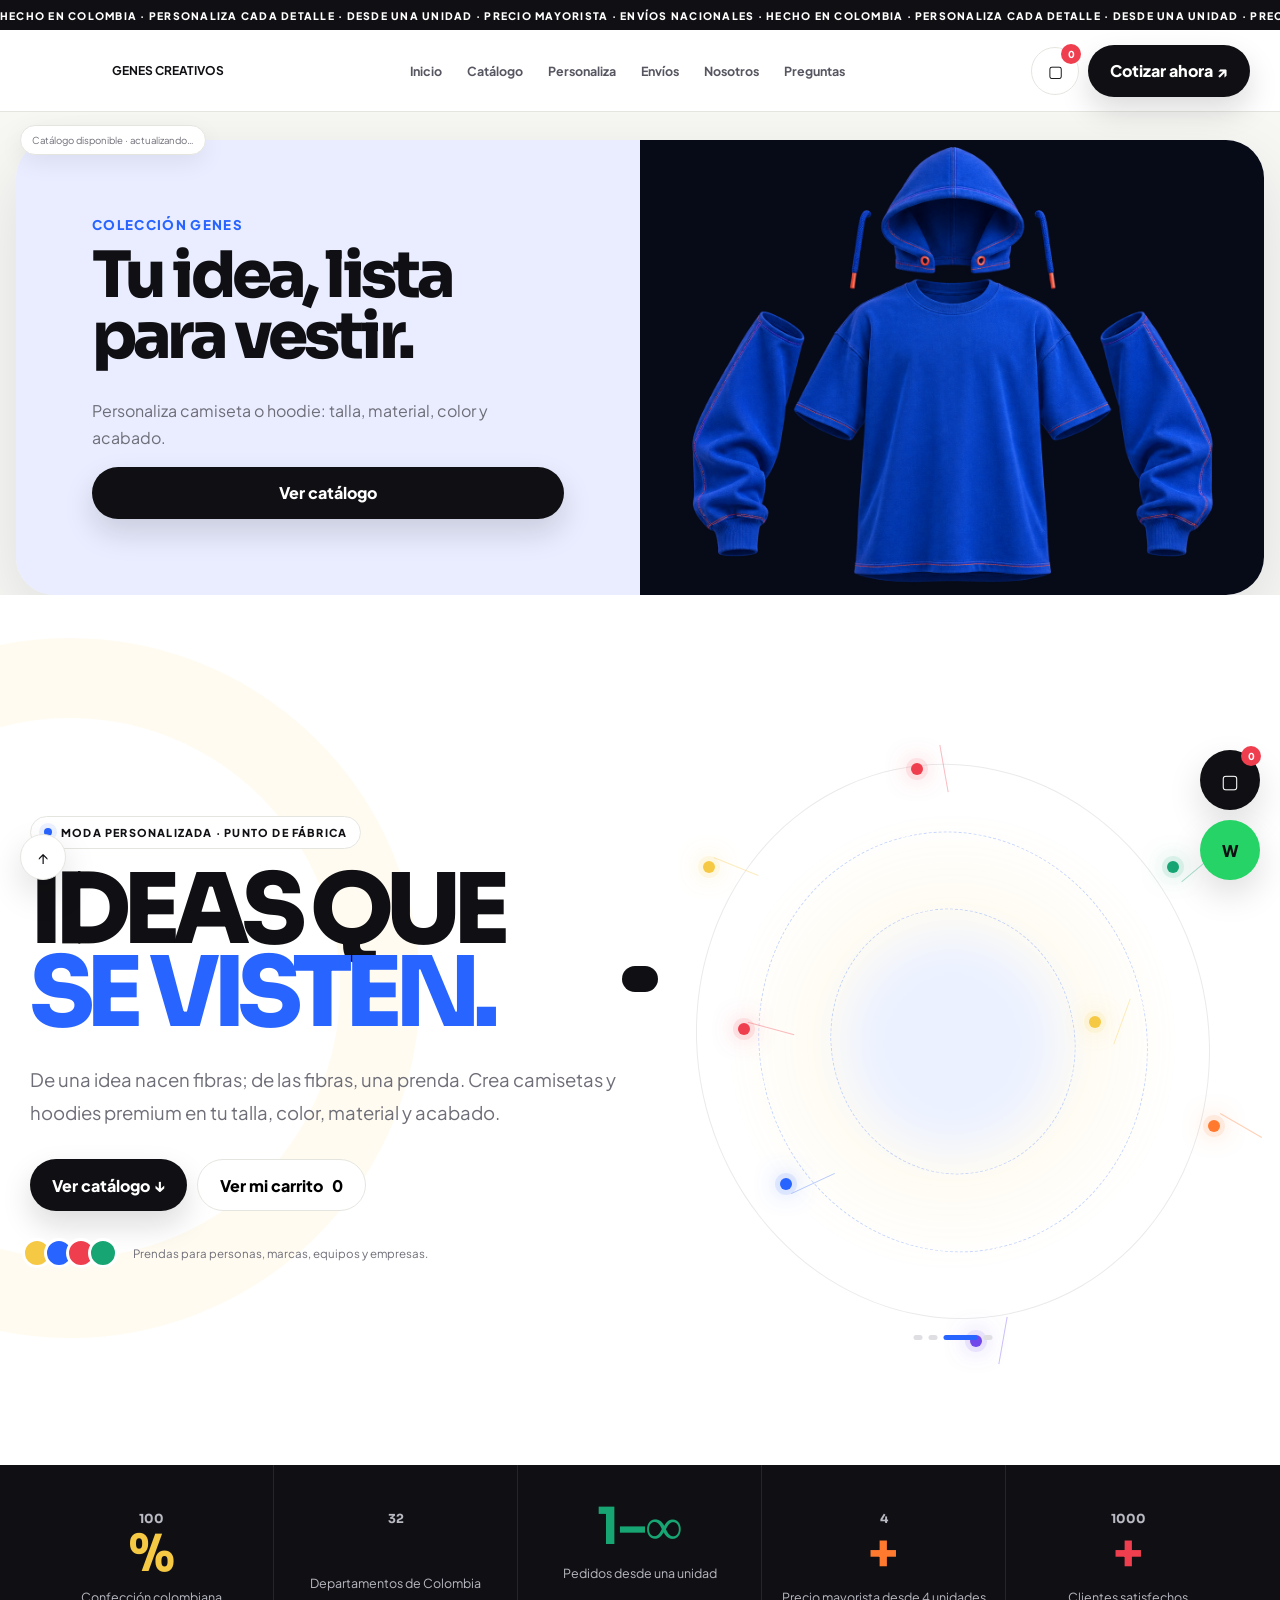
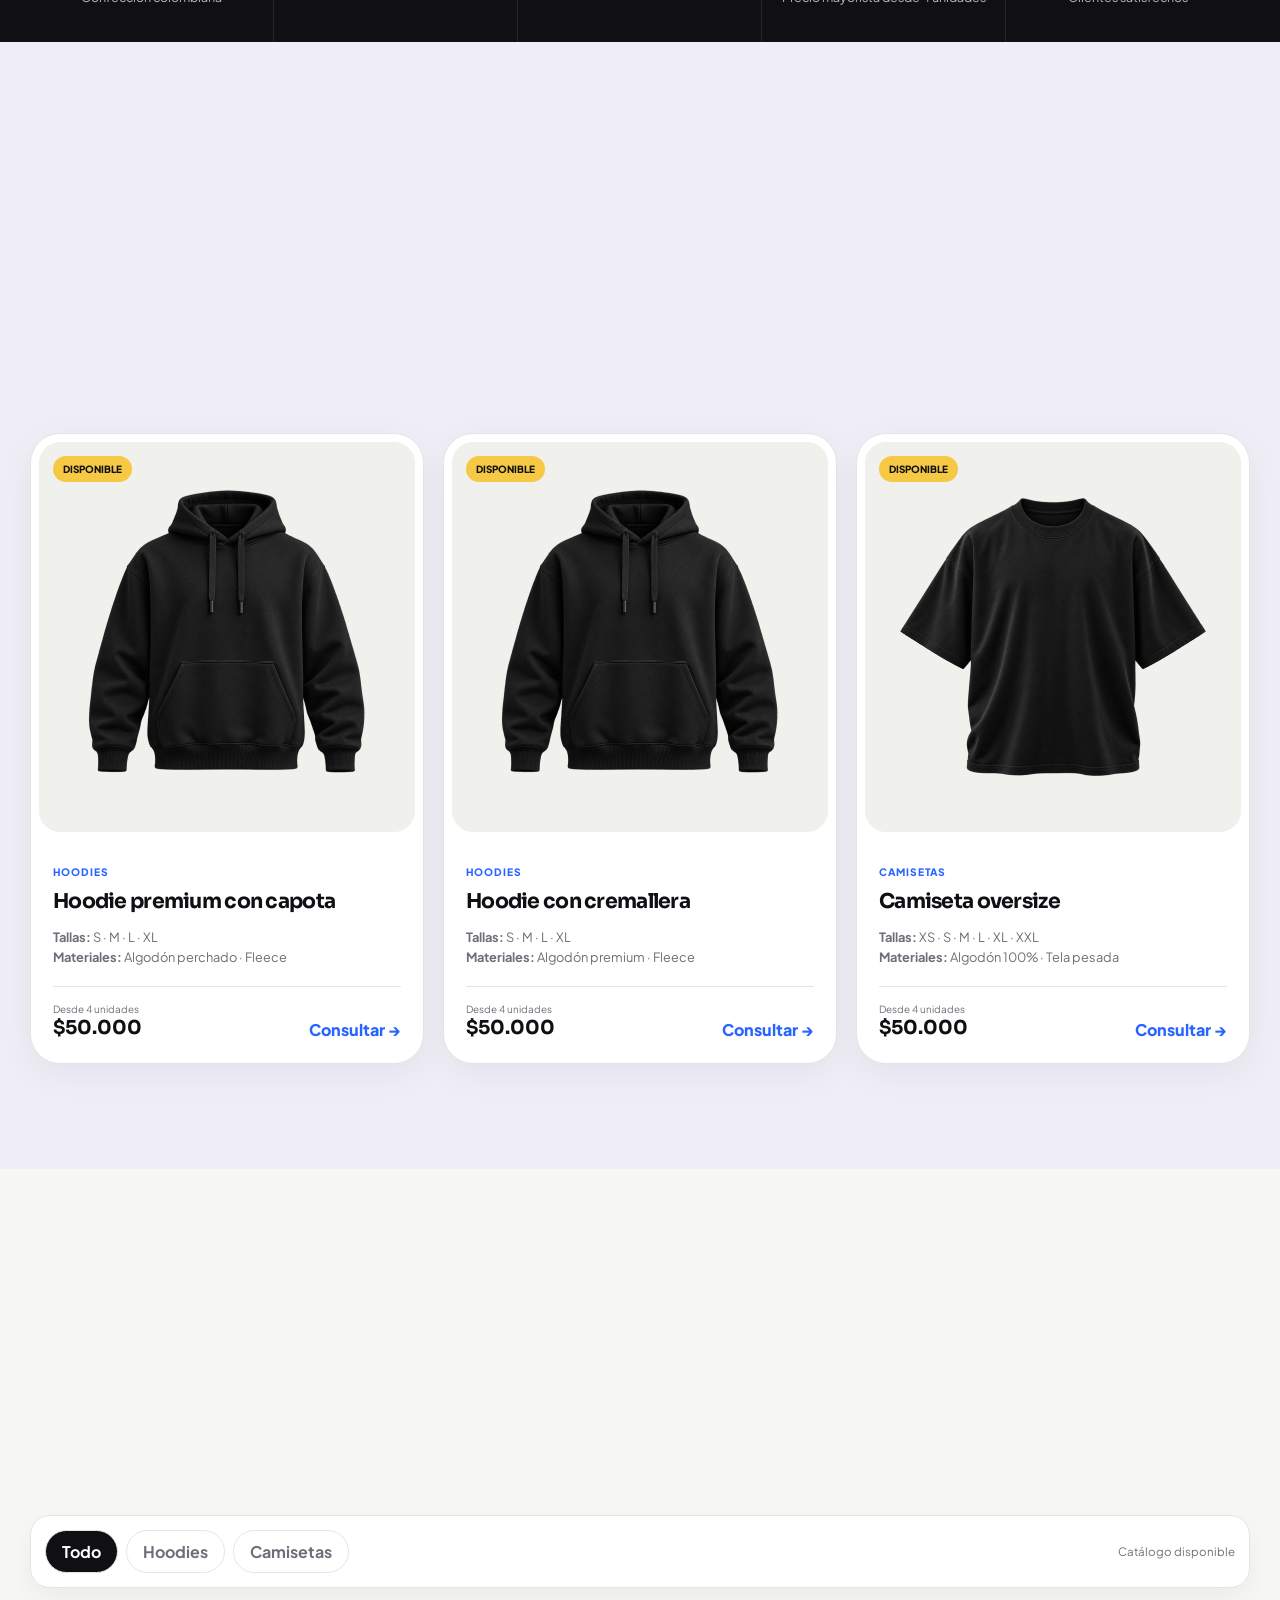
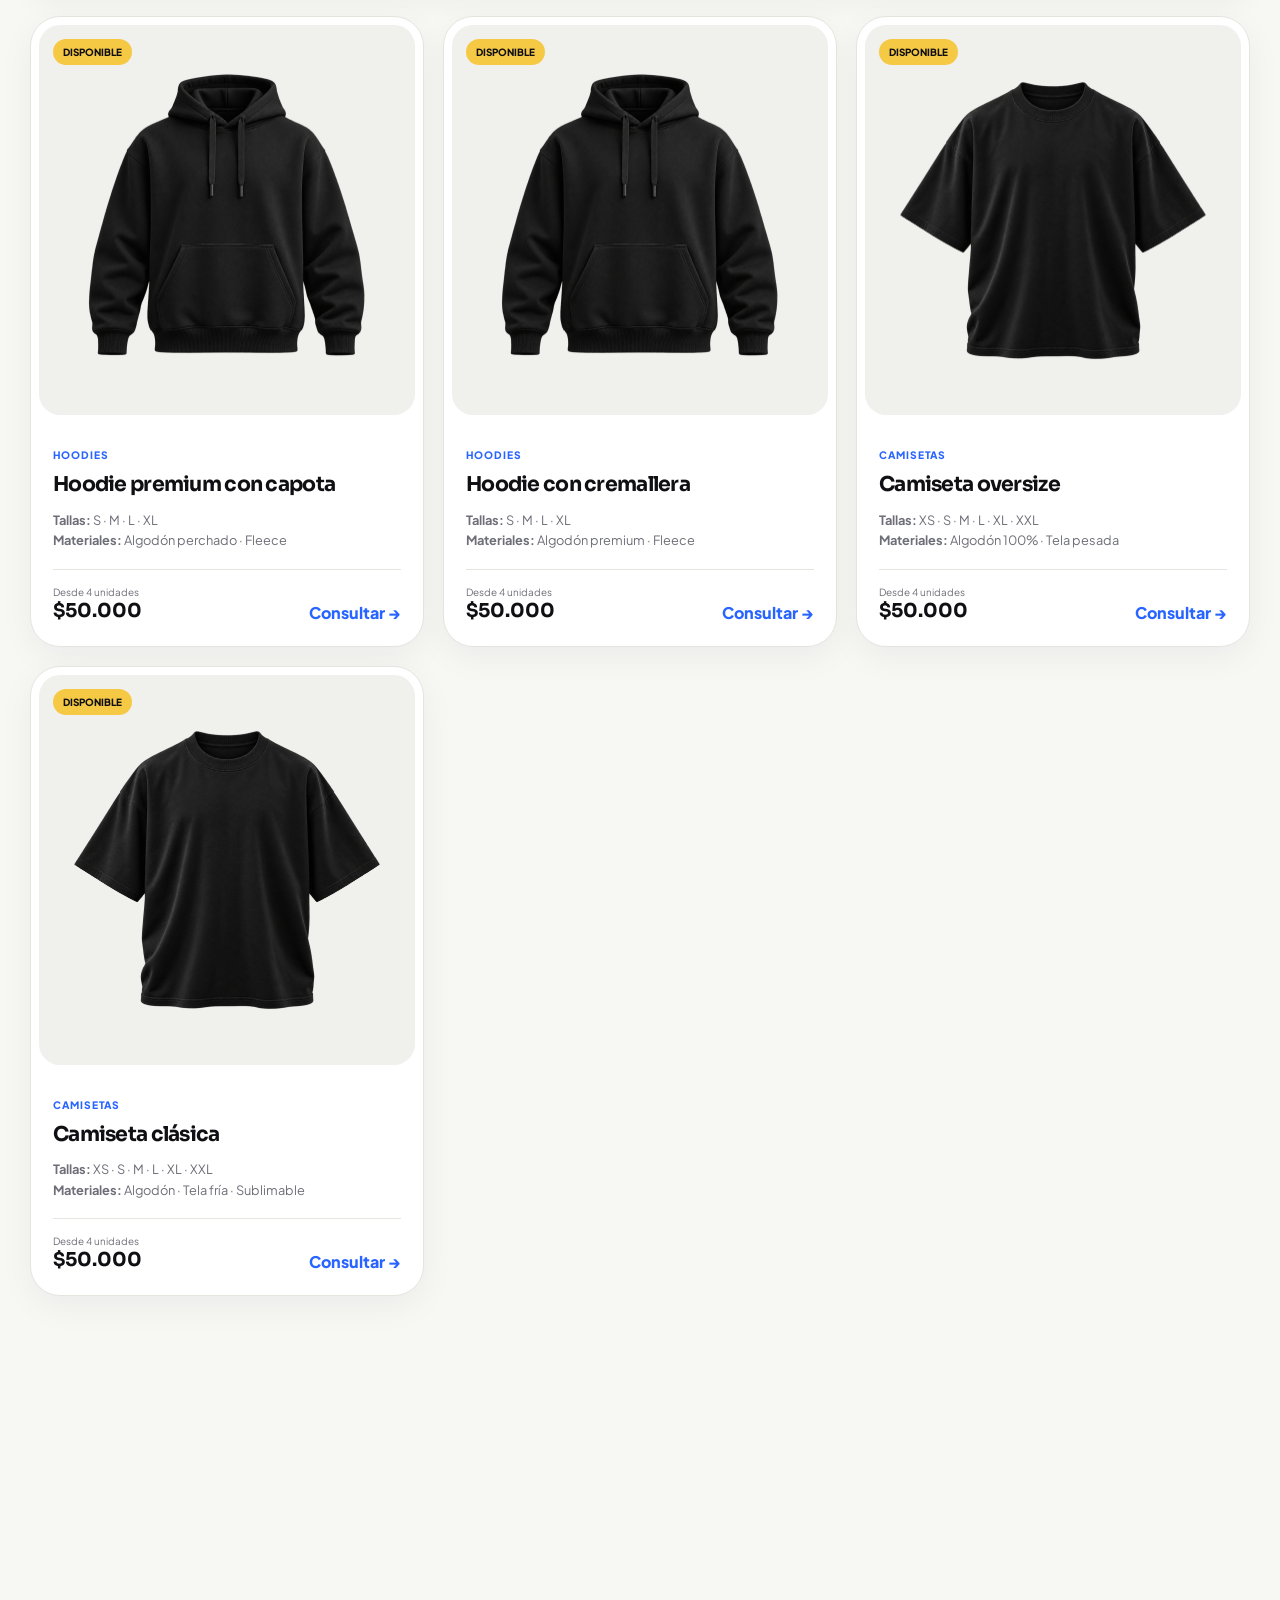
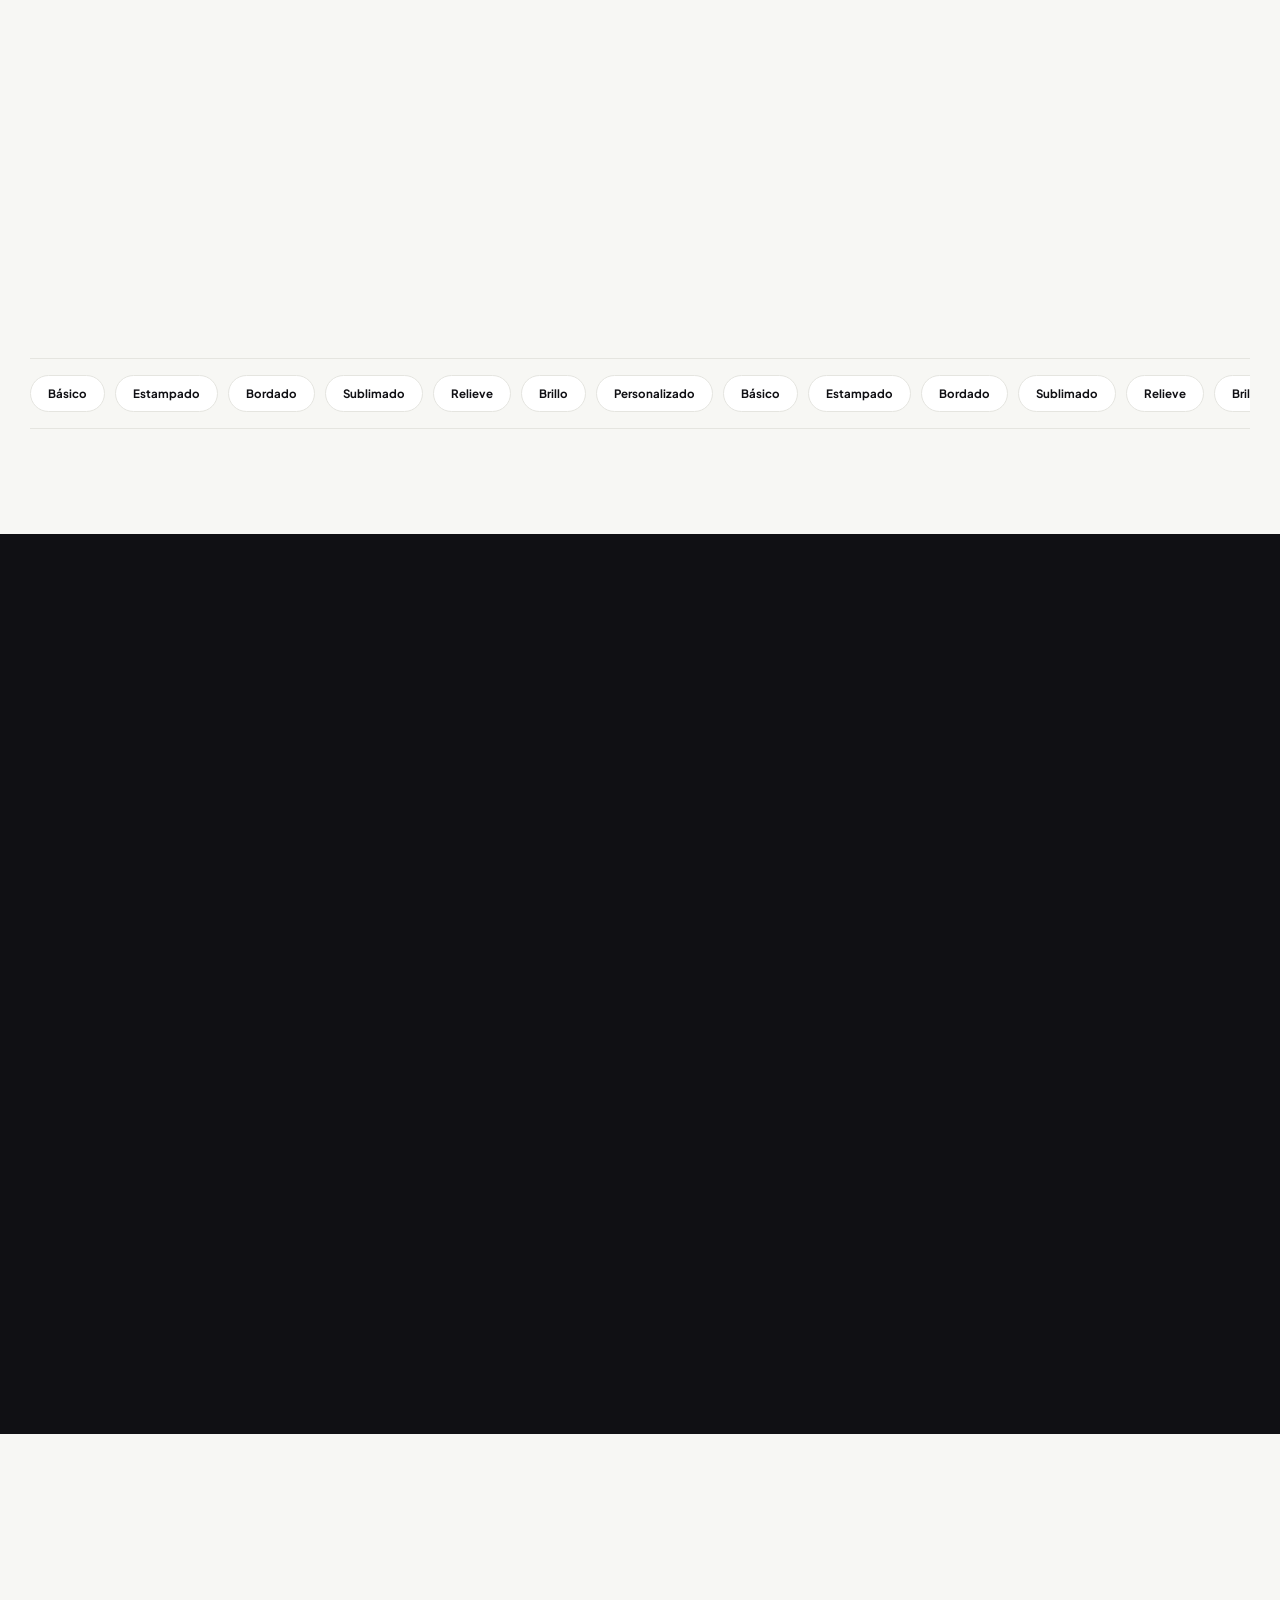
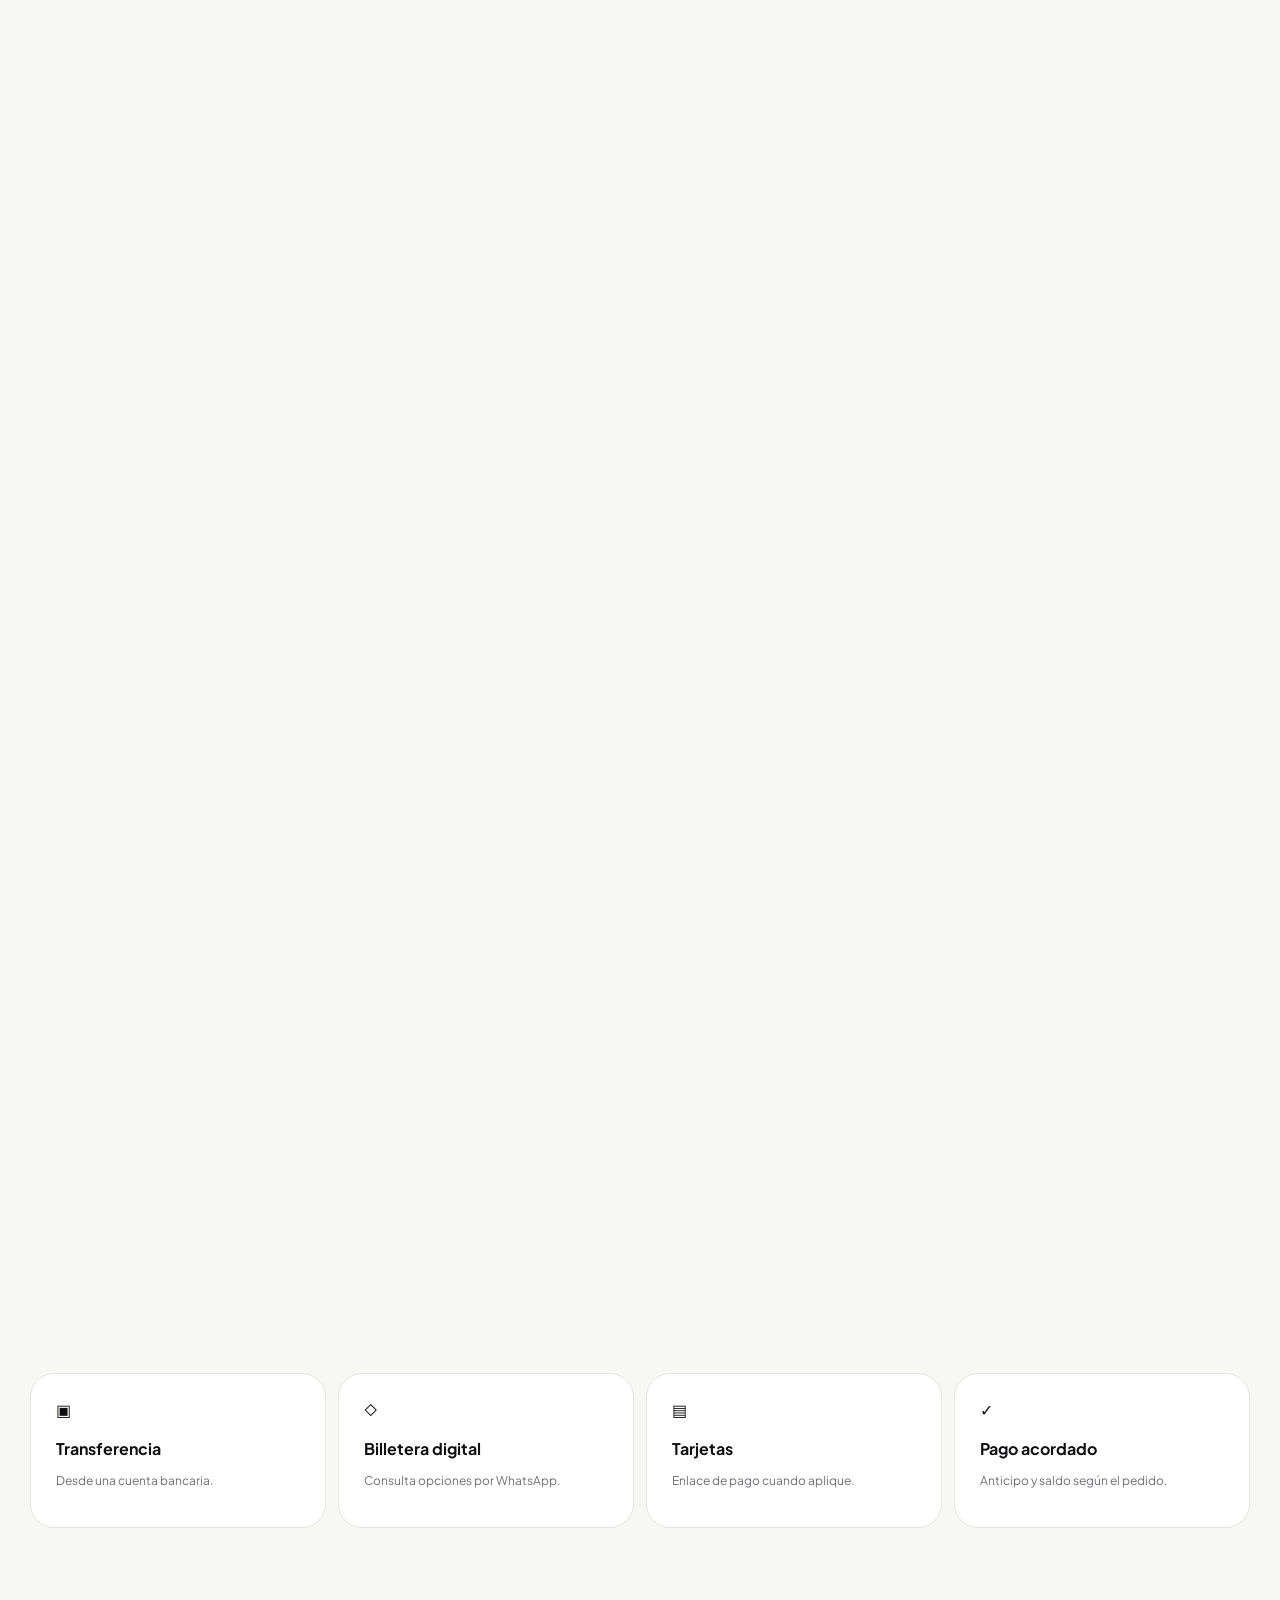
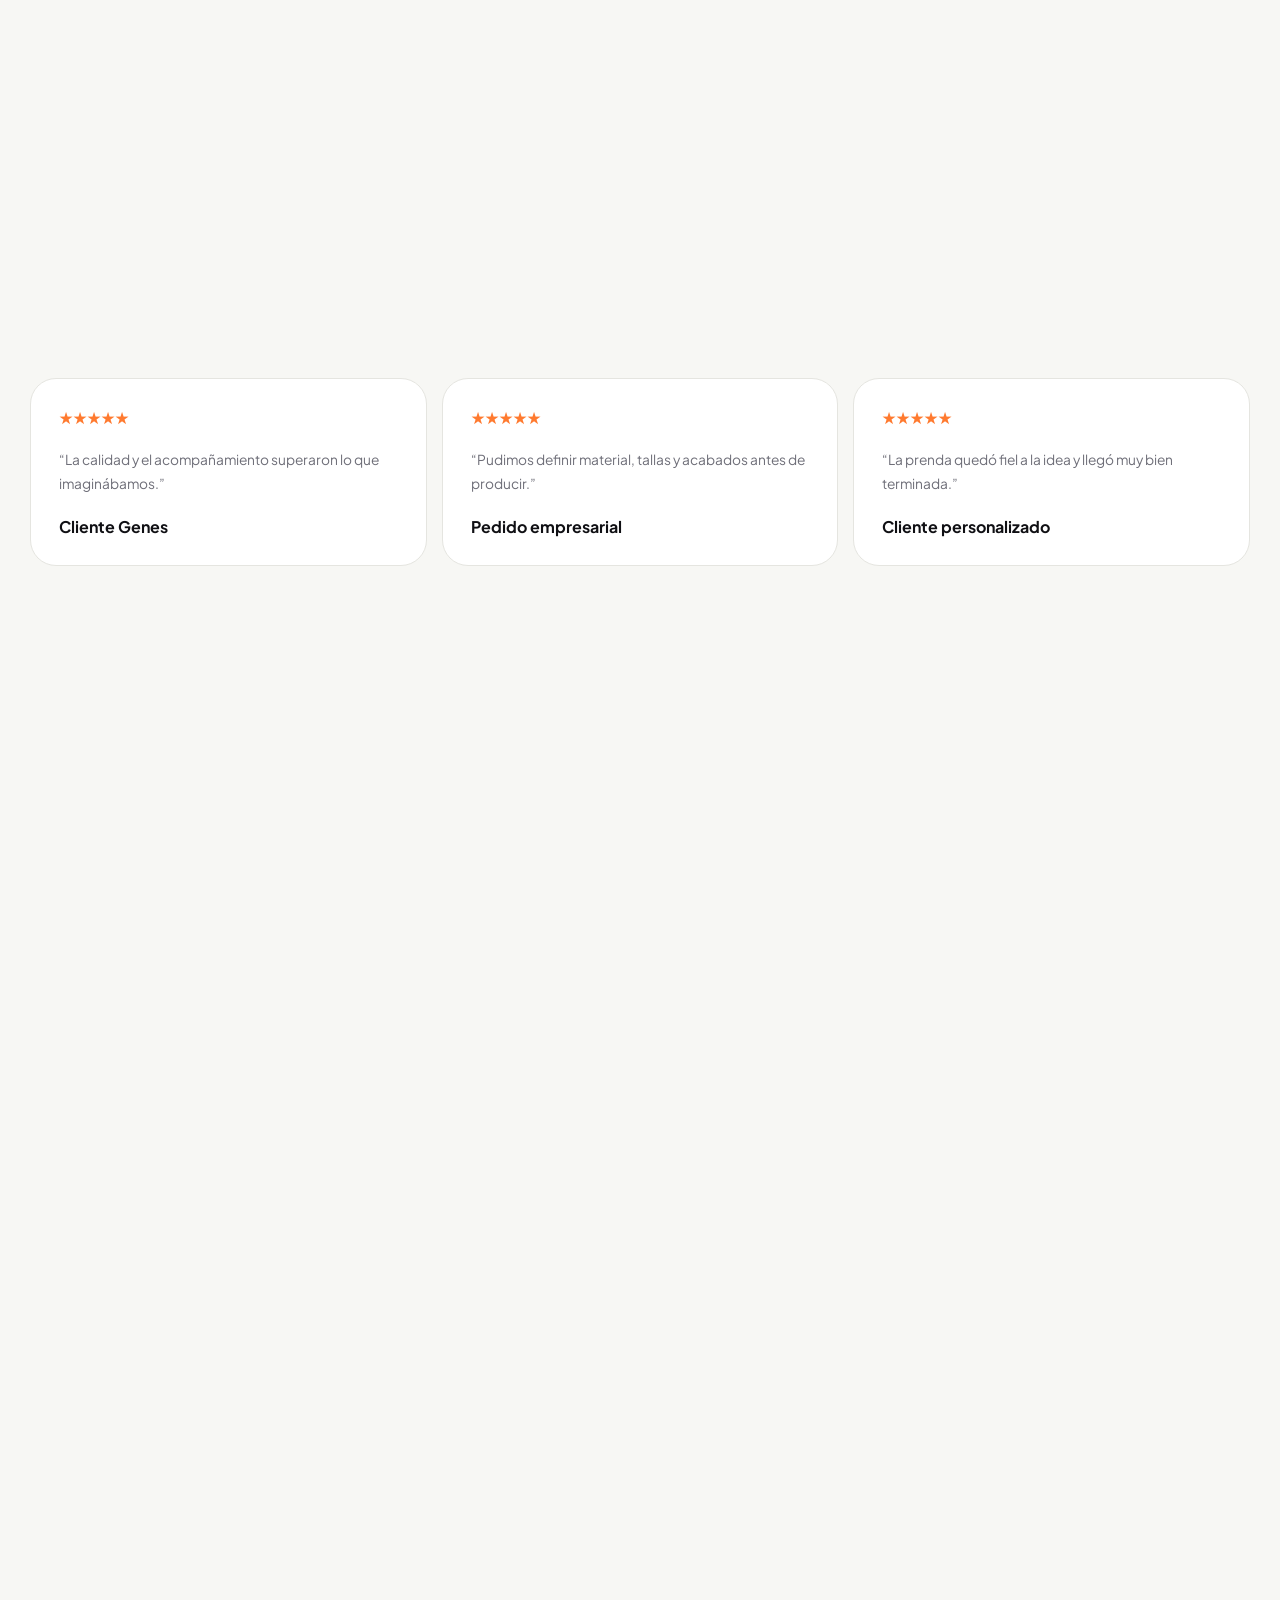
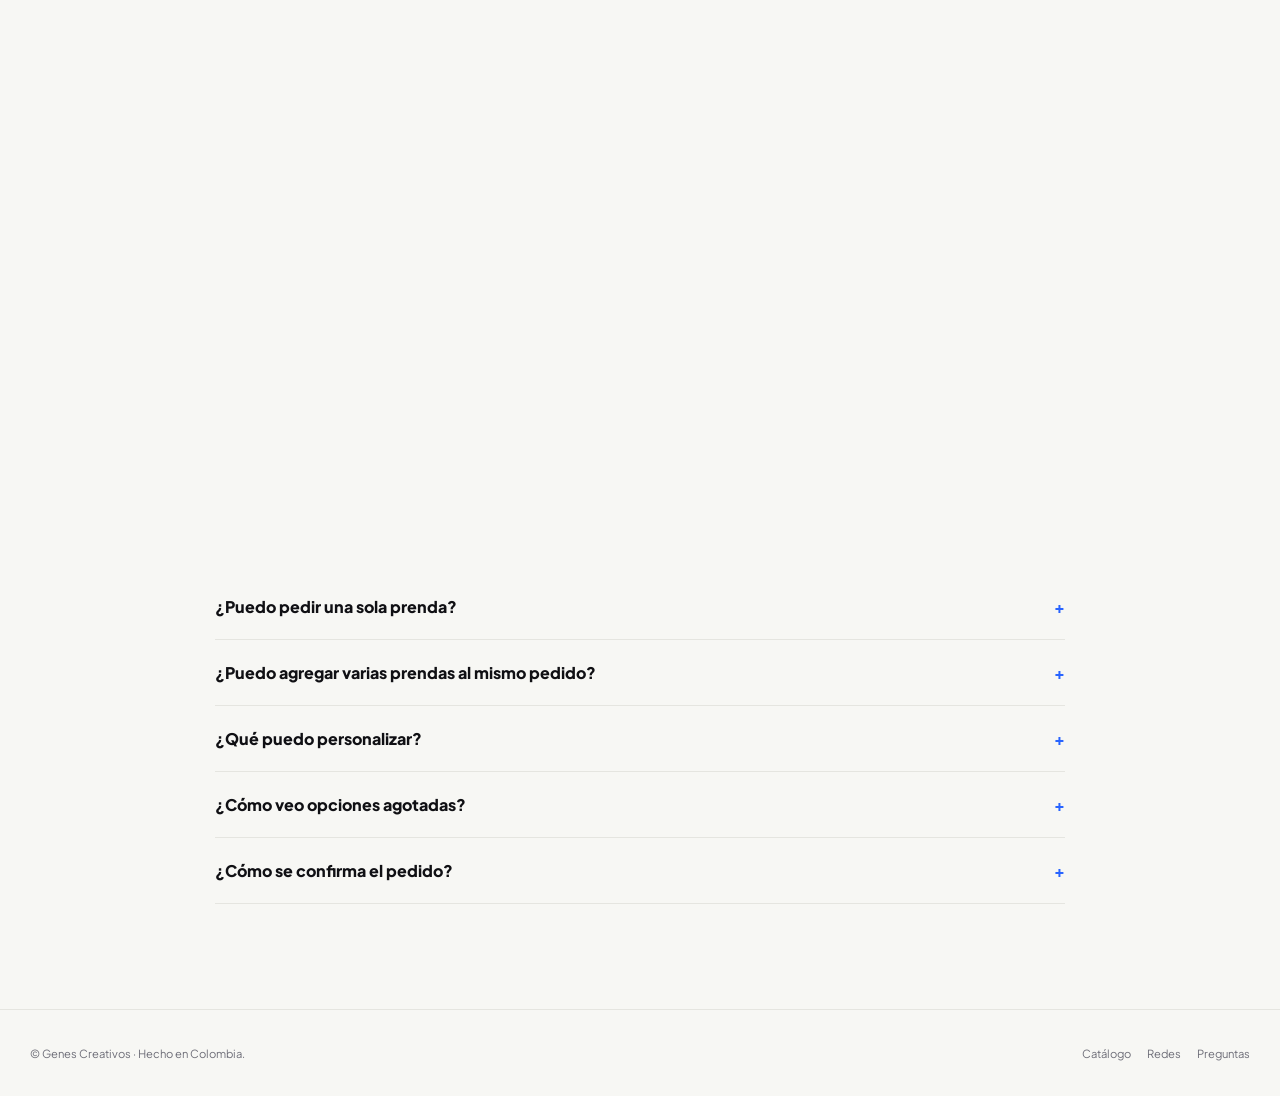
<file: index.html>
<!doctype html><html lang="es-CO"><head><meta charset="utf-8"><meta name="viewport" content="width=device-width,initial-scale=1,viewport-fit=cover"><title>Camisetas y hoodies personalizados en Colombia | Genes Creativos</title><meta name="description" content="Confección colombiana de camisetas personalizadas, camisetas oversize, hoodies y buzos personalizados. Elige talla, material, color, estampado o bordado y pide por WhatsApp."><meta name="keywords" content="camisetas personalizadas Colombia, camisetas personalizadas Bogotá, hoodies personalizados Colombia, buzos personalizados, camisetas oversize, confección de camisetas, fábrica de camisetas, estampado de camisetas, bordado de hoodies, ropa personalizada"><meta name="robots" content="index,follow,max-image-preview:large,max-snippet:-1,max-video-preview:-1"><meta name="author" content="Genes Creativos"><meta name="geo.region" content="CO"><meta name="geo.placename" content="Bogotá, Colombia"><meta name="theme-color" content="#ffffff"><link rel="canonical" href="https://genescreativos.github.io/GENES-CREATIVOS/"><meta property="og:locale" content="es_CO"><meta property="og:type" content="website"><meta property="og:site_name" content="Genes Creativos"><meta property="og:title" content="Camisetas y hoodies personalizados en Colombia"><meta property="og:description" content="Diseña tu prenda: talla, color, material, estampado, bordado y cantidad. Confección colombiana y envíos nacionales."><meta property="og:url" content="https://genescreativos.github.io/GENES-CREATIVOS/"><meta property="og:image" content="https://genescreativos.github.io/GENES-CREATIVOS/premium-black-hoodie.png"><meta name="twitter:card" content="summary_large_image"><meta name="twitter:title" content="Genes Creativos | Prendas personalizadas"><meta name="twitter:description" content="Camisetas, hoodies y buzos personalizados hechos en Colombia."><meta name="twitter:image" content="https://genescreativos.github.io/GENES-CREATIVOS/premium-black-hoodie.png"><link rel="icon" href="logo.svg"><link rel="preload" as="image" href="premium-black-shirt.png"><link rel="preload" as="image" href="premium-black-hoodie.png"><link rel="preconnect" href="https://fonts.googleapis.com"><link rel="preconnect" href="https://fonts.gstatic.com" crossorigin><link href="https://fonts.googleapis.com/css2?family=Plus+Jakarta+Sans:wght@400;500;600;700;800&family=Sora:wght@500;600;700;800&display=swap" rel="stylesheet">
<style>
:root{--bg:#f7f7f4;--paper:#fff;--ink:#101014;--muted:#6e6e78;--line:#e5e5e0;--blue:#2864ff;--yellow:#f6c945;--red:#ef3f4f;--green:#17a673;--orange:#ff7a2f;--violet:#7047eb;--radius:30px;--shadow:0 24px 70px #1414231c;--header:82px}*{box-sizing:border-box}html{scroll-behavior:smooth;scroll-padding-top:100px}body{margin:0;background:var(--bg);color:var(--ink);font-family:"Plus Jakarta Sans",sans-serif;overflow-x:hidden}body.lock{overflow:hidden}a{color:inherit;text-decoration:none}button,input,select{font:inherit}.wrap{width:min(1220px,calc(100% - 40px));margin:auto}.section{padding:105px 0}.eyebrow{display:inline-flex;align-items:center;gap:9px;padding:9px 13px;border:1px solid var(--line);border-radius:999px;background:#fff;font-size:.68rem;font-weight:800;letter-spacing:.11em;text-transform:uppercase}.eyebrow:before{content:"";width:8px;height:8px;border-radius:50%;background:var(--blue);box-shadow:0 0 0 5px #2864ff16}.section-head{text-align:center;max-width:850px;margin:0 auto 44px}.section-head h2{font:800 clamp(2.3rem,5.8vw,5.4rem)/.98 "Sora";letter-spacing:-.065em;margin:18px 0}.section-head p{color:var(--muted);line-height:1.75;max-width:680px;margin:auto}.blue{color:var(--blue)}.orange{color:var(--orange)}.green{color:var(--green)}.red{color:var(--red)}.btn{min-height:52px;padding:14px 22px;border:0;border-radius:999px;display:inline-flex;align-items:center;justify-content:center;gap:9px;font-weight:800;cursor:pointer;transition:.25s}.btn:hover{transform:translateY(-3px)}.btn-dark{background:var(--ink);color:#fff;box-shadow:0 14px 30px #10101425}.btn-dark:hover{background:var(--blue)}.btn-light{background:#fff;border:1px solid var(--line)}.btn-blue{background:var(--blue);color:#fff}.btn-block{width:100%}
.topbar{height:30px;background:#101014;color:#fff;display:flex;align-items:center;overflow:hidden;font-size:.65rem;font-weight:800;letter-spacing:.12em;text-transform:uppercase}.topbar div{white-space:nowrap;animation:marquee 24s linear infinite}@keyframes marquee{to{transform:translateX(-50%)}}header{height:var(--header);position:sticky;top:0;z-index:70;background:#ffffffed;border-bottom:1px solid var(--line);backdrop-filter:blur(18px)}nav{height:100%;display:flex;align-items:center;justify-content:space-between;gap:25px}.brand{display:flex;align-items:center;gap:10px}.brand img{width:72px;height:52px;object-fit:contain}.brand b{font-size:.75rem}.nav-links{display:flex;gap:25px;color:#565661;font-size:.78rem;font-weight:700}.nav-links a:hover{color:var(--blue)}.nav-actions{display:flex;gap:9px;align-items:center}.cart-button,.menu-button{position:relative;width:48px;height:48px;border:1px solid var(--line);border-radius:50%;background:#fff;cursor:pointer}.menu-button{display:none}.cart-count{position:absolute;right:-3px;top:-4px;min-width:20px;height:20px;padding:0 5px;border-radius:20px;background:var(--red);color:#fff;display:grid;place-items:center;font-size:.6rem;font-weight:800}
.hero{min-height:calc(100svh - 30px);position:relative;display:grid;place-items:center;overflow:hidden;padding:72px 0 48px;background:#fff}.hero:before{content:"";position:absolute;width:540px;height:540px;border-radius:50%;left:-280px;top:5%;border:80px solid #f6c94514}.hero-grid{display:grid;grid-template-columns:1fr 1fr;align-items:center;gap:30px}.hero-copy{position:relative;z-index:5}.hero h1{font:800 clamp(3.2rem,7.6vw,7.7rem)/.86 "Sora";letter-spacing:-.082em;margin:20px 0 28px}.hero h1 span{display:block}.hero-copy>p{max-width:620px;color:var(--muted);font-size:clamp(1rem,1.5vw,1.16rem);line-height:1.75}.hero-actions{display:flex;gap:10px;flex-wrap:wrap;margin-top:30px}.micro-proof{display:flex;align-items:center;gap:15px;margin-top:27px;color:var(--muted);font-size:.72rem}.proof-dots{display:flex}.proof-dots i{width:30px;height:30px;border:3px solid #fff;border-radius:50%;margin-left:-8px;background:var(--c)}
.hero-stage{height:min(680px,72vh);min-height:520px;position:relative;perspective:1400px}.stage-orbit{position:absolute;inset:7%;border:1px solid #20202a18;border-radius:50%;transform:rotate(-12deg)}.stage-orbit:before,.stage-orbit:after{content:"";position:absolute;border-radius:50%;border:1px dashed #2864ff42;animation:spin 18s linear infinite}.stage-orbit:before{inset:12%}.stage-orbit:after{inset:26%;animation-direction:reverse;animation-duration:12s}.gene{position:absolute;width:12px;height:12px;border-radius:50%;background:var(--c);box-shadow:0 0 20px color-mix(in srgb,var(--c) 65%,transparent);animation:geneFloat 3.5s ease-in-out infinite alternate;z-index:2}.gene:after{content:"";position:absolute;left:9px;top:5px;width:48px;height:1px;background:var(--c);opacity:.35;transform:rotate(var(--r))}.g1{left:8%;top:22%}.g2{left:21%;top:71%}.g3{left:43%;top:7%}.g4{right:12%;top:22%}.g5{right:5%;top:62%}.g6{left:53%;bottom:3%}.g7{left:14%;top:47%}.g8{right:25%;top:46%}.threads{position:absolute;inset:42% 20% auto;height:100px;opacity:0;transform:scaleX(.2);transition:.75s;z-index:2}.threads i{height:3px;display:block;margin:10px;border-radius:5px;background:var(--c);box-shadow:0 0 10px var(--c);animation:thread 1.1s infinite alternate}.garment{position:absolute;inset:0;z-index:4;filter:drop-shadow(0 35px 28px #0004);transform-style:preserve-3d;animation:float 4s ease-in-out infinite}.shirt,.hood-part{position:absolute;inset:2%;width:96%;height:96%;object-fit:contain;transition:all .85s cubic-bezier(.2,.8,.2,1)}.shirt{opacity:0;transform:translateZ(-80px) scale(.55) rotateY(-22deg)}.hood-part{opacity:0}.hood-part.body{clip-path:polygon(28% 16%,72% 16%,76% 95%,24% 95%);transform:translateZ(80px) scale(.65)}.hood-part.left{clip-path:polygon(0 10%,43% 10%,44% 84%,0 84%);transform:translate3d(-170px,35px,170px) rotate(-20deg)}.hood-part.right{clip-path:polygon(57% 10%,100% 10%,100% 84%,56% 84%);transform:translate3d(170px,35px,170px) rotate(20deg)}.hood-part.hood{clip-path:polygon(32% 0,68% 0,69% 35%,31% 35%);transform:translate3d(0,-150px,200px) scale(.75)}.hood-part.pocket{clip-path:polygon(29% 59%,71% 59%,71% 91%,29% 91%);transform:translate3d(0,130px,230px) scale(.75)}.hero.phase-fiber .gene{opacity:.18;transform:scale(.45)}.hero.phase-fiber .threads{opacity:1;transform:scaleX(1)}.hero.phase-shirt .gene,.hero.phase-build .gene,.hero.phase-hoodie .gene,.hero.phase-shirt .threads,.hero.phase-build .threads,.hero.phase-hoodie .threads{opacity:0}.hero.phase-shirt .shirt,.hero.phase-build .shirt{opacity:1;transform:translateZ(40px) scale(.97)}.hero.phase-build .shirt{opacity:.14;transform:scale(.88) translateZ(-80px)}.hero.phase-build .hood-part,.hero.phase-hoodie .hood-part{opacity:1;transform:translate3d(0,0,65px) scale(1) rotate(0)}.hero.phase-hoodie .shirt{opacity:0}.hero.phase-hoodie .hood-part{transform:translate3d(0,0,35px) scale(1) rotateY(-3deg)}.stage-label{position:absolute;z-index:8;bottom:10%;left:50%;transform:translateX(-50%);white-space:nowrap;background:#101014;color:#fff;border-radius:999px;padding:11px 16px;font-size:.65rem;font-weight:800;letter-spacing:.1em}.stage-label b{color:var(--yellow)}.stage-bars{position:absolute;z-index:8;bottom:4%;left:50%;transform:translateX(-50%);display:flex;gap:6px}.stage-bars i{width:9px;height:5px;border-radius:5px;background:#dedee3;transition:.25s}.stage-bars i.active{width:34px;background:var(--blue)}@keyframes spin{to{transform:rotate(360deg)}}@keyframes geneFloat{to{transform:translate3d(16px,-22px,70px) scale(1.35)}}@keyframes thread{to{transform:translateX(28px) scaleX(.85)}}@keyframes float{50%{transform:translateY(-13px) rotateY(2deg)}}
.season{display:none;width:min(1360px,calc(100% - 32px));margin:28px auto 0;border-radius:38px;overflow:hidden;box-shadow:var(--shadow)}.season.active{display:block}.season-track{display:flex;transition:transform .6s}.season-slide{min-width:100%;min-height:340px;display:grid;grid-template-columns:1fr 1fr;background:var(--slide,#eceff8)}.season-copy{padding:clamp(34px,6vw,76px);display:flex;flex-direction:column;justify-content:center}.season-copy small{color:var(--blue);font-weight:800;letter-spacing:.1em}.season-copy h2{font:800 clamp(2.3rem,5vw,5rem)/.95 "Sora";letter-spacing:-.06em;margin:13px 0}.season-copy p{color:var(--muted);line-height:1.7}.season-media{min-height:340px;background:var(--blue);overflow:hidden}.season-media img{width:100%;height:100%;object-fit:cover}.metrics{background:#101014;color:#fff}.metrics-grid{display:grid;grid-template-columns:repeat(5,1fr)}.metric{padding:36px 18px;text-align:center;border-right:1px solid #ffffff18}.metric:last-child{border:0}.metric strong{display:block;font:700 clamp(1.9rem,4vw,3.3rem)/1 "Sora";color:var(--c)}.metric span{font-size:.7rem;color:#b9b9c3}
.featured{background:#efeef7}.product-grid{display:grid;grid-template-columns:repeat(3,1fr);gap:19px}.product{border:1px solid var(--line);background:#fff;border-radius:var(--radius);overflow:hidden;transition:.32s;box-shadow:0 10px 35px #1414230d}.product:hover{transform:translateY(-8px);box-shadow:var(--shadow)}.product-media{height:390px;margin:8px;border-radius:calc(var(--radius) - 9px);overflow:hidden;position:relative;background:#f0f0ed}.product-media img{width:100%;height:100%;object-fit:cover;transition:.55s}.product-media.contain img{object-fit:contain;padding:24px}.product:hover .product-media img{transform:scale(1.045)}.tag,.sale{position:absolute;top:14px;padding:7px 10px;border-radius:999px;font-size:.62rem;font-weight:800;text-transform:uppercase}.tag{left:14px;background:var(--yellow)}.sale{right:14px;background:var(--red);color:#fff}.product-body{padding:19px 22px 23px}.product-type{color:var(--blue);font-size:.64rem;font-weight:800;letter-spacing:.09em;text-transform:uppercase}.product h3{font:700 1.28rem/1.2 "Sora";letter-spacing:-.035em;margin:9px 0}.product p{color:var(--muted);font-size:.8rem;line-height:1.6;min-height:40px}.product-price{border-top:1px solid var(--line);padding-top:16px;margin-top:18px;display:flex;align-items:end;justify-content:space-between;gap:10px}.product-price small{display:block;color:var(--muted);font-size:.62rem}.product-price strong{font:700 1.2rem "Sora"}.product-action{border:0;background:none;color:var(--blue);font-weight:800;cursor:pointer}.old{text-decoration:line-through;color:#999}.catalog-tools{display:flex;align-items:center;justify-content:space-between;gap:16px;margin-bottom:28px}.filters{display:flex;gap:8px;flex-wrap:wrap}.filter{padding:10px 16px;border:1px solid var(--line);border-radius:999px;background:#fff;cursor:pointer;font-weight:700;color:var(--muted)}.filter.active{background:var(--ink);color:#fff}.catalog-note{font-size:.72rem;color:var(--muted)}.custom-product{min-height:525px;display:grid;place-items:center;text-align:center;padding:40px;border-style:dashed;background:#fbfbf8}.custom-plus{width:72px;height:72px;border-radius:50%;display:grid;place-items:center;margin:0 auto 20px;background:var(--blue);color:#fff;font-size:2.3rem}
.process-grid{display:grid;grid-template-columns:repeat(4,1fr);gap:14px}.process-card{min-height:250px;border-radius:26px;padding:28px;border:1px solid var(--line);background:#fff;position:relative;overflow:hidden}.process-card:after{content:attr(data-num);position:absolute;right:14px;bottom:-28px;font:800 7rem "Sora";color:var(--c);opacity:.12}.process-card small{color:var(--c);font-weight:800}.process-card h3{font:700 1.2rem "Sora";margin-top:48px}.process-card p{color:var(--muted);font-size:.8rem;line-height:1.65}.ticker{overflow:hidden;border-block:1px solid var(--line);padding:16px 0;margin-top:34px}.ticker-track{display:flex;gap:10px;width:max-content;animation:ticker 28s linear infinite}.ticker span{white-space:nowrap;border-radius:999px;padding:10px 17px;background:#fff;border:1px solid var(--line);font-size:.72rem;font-weight:700}@keyframes ticker{to{transform:translateX(-50%)}}
.coverage{background:#101014;color:#fff;overflow:hidden}.coverage-grid{display:grid;grid-template-columns:.82fr 1.18fr;align-items:center;gap:45px}.coverage h2{font:800 clamp(2.8rem,6vw,6rem)/.9 "Sora";letter-spacing:-.07em;margin:20px 0}.coverage-copy p{color:#b8b8c4;line-height:1.8}.map-stage{min-height:650px;position:relative;display:grid;place-items:center;perspective:900px}.map-card{position:absolute;inset:4%;border:1px solid #ffffff18;border-radius:48px;background:radial-gradient(circle at 50% 48%,#2864ff28,transparent 58%),#17171e;transform:rotateY(-7deg) rotateX(3deg);box-shadow:0 45px 90px #0008}.map-grid{position:absolute;inset:4%;border-radius:48px;opacity:.15;background-image:linear-gradient(#fff 1px,transparent 1px),linear-gradient(90deg,#fff 1px,transparent 1px);background-size:44px 44px;mask-image:linear-gradient(#000,transparent)}#colombia-map{width:78%;height:560px;position:relative;z-index:3;filter:drop-shadow(0 30px 28px #0009)}.route{position:absolute;inset:13% 18%;z-index:4;pointer-events:none}.route path{fill:none;stroke:#fff;stroke-width:2;stroke-dasharray:8 12;opacity:.6}.route circle{fill:var(--c);stroke:#fff;stroke-width:2;filter:drop-shadow(0 0 8px var(--c))}.plane{position:absolute;z-index:7;font-size:2rem;filter:drop-shadow(0 0 10px var(--yellow));offset-path:path("M 155 520 C 95 455 132 370 222 392 C 312 414 390 345 336 270 C 285 200 377 134 302 82 C 245 43 174 102 228 160 C 267 203 216 267 165 229");offset-rotate:auto;animation:fly 12s ease-in-out infinite}.map-label{position:absolute;z-index:6;padding:6px 9px;border-radius:999px;background:#ffffff14;border:1px solid #ffffff2a;font-size:.58rem;font-weight:800}.ml1{left:29%;top:22%}.ml2{left:43%;top:36%}.ml3{left:32%;top:52%}.ml4{right:27%;top:63%}.ml5{left:45%;bottom:16%}@keyframes fly{0%,5%{offset-distance:0;opacity:0}12%,88%{opacity:1}95%,100%{offset-distance:100%;opacity:0}}
.story-grid{display:grid;grid-template-columns:1.2fr .8fr;gap:18px}.story-card{border-radius:32px;padding:clamp(30px,5vw,58px);border:1px solid var(--line);background:#fff}.story-card.primary{min-height:470px;display:flex;flex-direction:column;justify-content:end;background:#101014;color:#fff;position:relative;overflow:hidden}.story-card.primary:before{content:"GC";position:absolute;right:-24px;top:-40px;font:800 15rem "Sora";color:#ffffff08}.story-card h3{font:700 clamp(1.8rem,4vw,3.5rem)/1.05 "Sora";letter-spacing:-.05em;margin:16px 0}.story-card p{color:var(--muted);line-height:1.75}.story-card.primary p{color:#b8b8c4}.story-stack{display:grid;gap:18px}.story-stack .story-card:first-child{background:var(--yellow)}.story-stack .story-card:first-child p{color:#453500}.payments{display:grid;grid-template-columns:repeat(4,1fr);gap:12px}.payment{padding:25px;border:1px solid var(--line);border-radius:24px;background:#fff}.payment b{display:block;margin:18px 0 8px}.payment p{font-size:.75rem;color:var(--muted);line-height:1.6}.testimonials{display:grid;grid-template-columns:repeat(3,1fr);gap:15px}.quote{padding:28px;border:1px solid var(--line);border-radius:26px;background:#fff}.stars{color:var(--orange)}.quote blockquote{margin:20px 0;line-height:1.75;color:var(--muted);font-size:.86rem}.social-grid{display:flex;justify-content:center;gap:12px;flex-wrap:wrap}.social-link{min-width:180px;padding:20px 24px;border-radius:22px;background:#fff;border:1px solid var(--line);display:flex;align-items:center;justify-content:space-between;font-weight:800;transition:.25s}.social-link:hover{transform:translateY(-5px);border-color:var(--c);box-shadow:0 20px 40px color-mix(in srgb,var(--c) 15%,transparent)}.social-link i{width:10px;height:10px;border-radius:50%;background:var(--c)}
.cta-card{padding:clamp(45px,8vw,92px) 24px;text-align:center;border-radius:42px;background:#101014;color:#fff;position:relative;overflow:hidden}.cta-card:before{content:"";position:absolute;inset:-50%;background:conic-gradient(from 180deg,transparent 0 76%,#2864ff28 78%,transparent 80%);animation:spin 18s linear infinite}.cta-card>*{position:relative}.cta-card h2{font:800 clamp(2.8rem,7vw,6.6rem)/.9 "Sora";letter-spacing:-.07em;margin:18px auto;max-width:950px}.cta-card p{color:#b9b9c3;line-height:1.7;max-width:620px;margin:0 auto 28px}.quote-form{display:grid;grid-template-columns:1fr 1fr auto;gap:9px;max-width:850px;margin:auto}.quote-form input,.quote-form select{height:54px;border:1px solid #ffffff20;border-radius:999px;background:#ffffff0d;color:#fff;padding:0 18px}.quote-form option{color:#111}.faq{max-width:850px;margin:auto}.faq details{border-bottom:1px solid var(--line);padding:22px 0}.faq summary{cursor:pointer;list-style:none;font-weight:800;display:flex;justify-content:space-between}.faq summary:after{content:"+";color:var(--blue)}.faq details[open] summary:after{content:"−"}.faq p{color:var(--muted);line-height:1.75;font-size:.84rem;padding-right:35px}footer{border-top:1px solid var(--line);padding:36px 0;color:var(--muted);font-size:.7rem}.footer-row{display:flex;justify-content:space-between;align-items:center;gap:20px}.footer-links{display:flex;gap:16px}
.float-whatsapp,.float-cart,.backtop{position:fixed;z-index:75;border:0;display:grid;place-items:center;cursor:pointer;box-shadow:0 14px 34px #0002}.float-whatsapp{right:20px;bottom:20px;width:60px;height:60px;border-radius:50%;background:#25d366;font-weight:900}.float-cart{right:20px;bottom:90px;width:60px;height:60px;border-radius:50%;background:#101014;color:#fff;font-size:1.2rem}.float-cart .cart-count{right:-1px}.backtop{left:20px;bottom:20px;width:46px;height:46px;border-radius:50%;background:#fff;border:1px solid var(--line)}.sync{position:fixed;left:20px;top:125px;z-index:75;border:1px solid var(--line);background:#fff;border-radius:999px;padding:8px 11px;font-size:.6rem;color:var(--muted);box-shadow:0 8px 25px #0001;transition:.3s}.sync.done{opacity:0;transform:translateY(-8px)}
.overlay{position:fixed;inset:0;z-index:100;visibility:hidden}.overlay.open{visibility:visible}.overlay-bg{position:absolute;inset:0;background:#050509aa;opacity:0;transition:.3s;backdrop-filter:blur(7px)}.overlay.open .overlay-bg{opacity:1}.drawer{position:absolute;right:0;top:0;width:min(880px,100%);height:100%;overflow:auto;background:#fff;transform:translateX(100%);transition:.42s;padding:24px}.overlay.open .drawer{transform:none}.drawer.cart-drawer{width:min(560px,100%)}.close{position:sticky;top:0;float:right;z-index:5;width:44px;height:44px;border-radius:50%;border:1px solid var(--line);background:#fff;font-size:1.25rem}.detail-grid{display:grid;grid-template-columns:1.05fr .95fr;gap:28px;padding-top:52px}.detail-main{aspect-ratio:4/5;border-radius:25px;background:#eee;overflow:hidden}.detail-main img{width:100%;height:100%;object-fit:contain;padding:18px}.thumbs{display:grid;grid-template-columns:repeat(5,1fr);gap:7px;margin-top:8px}.thumb{aspect-ratio:1;border:1px solid var(--line);border-radius:11px;overflow:hidden;background:#eee;padding:0}.thumb img{width:100%;height:100%;object-fit:cover}.detail-info h2{font:700 clamp(2rem,4vw,3.4rem)/.98 "Sora";letter-spacing:-.055em;margin:12px 0}.detail-info>p{color:var(--muted);line-height:1.7;font-size:.84rem}.field{margin:18px 0}.field label{display:block;margin-bottom:8px;font-size:.66rem;font-weight:800;text-transform:uppercase}.field select,.field input{width:100%;height:48px;border:1px solid var(--line);border-radius:14px;padding:0 13px;background:#fafafa}.swatches{display:flex;gap:7px;flex-wrap:wrap}.swatch{padding:9px 12px;border-radius:999px;border:1px solid var(--line);background:#fff;font-size:.7rem}.swatch.active{background:var(--ink);color:#fff}.swatch:disabled{opacity:.35;text-decoration:line-through}.detail-price{display:flex;justify-content:space-between;align-items:end;border-block:1px solid var(--line);padding:17px 0;margin:20px 0}.detail-price strong{font:700 1.6rem "Sora"}.detail-price small{color:var(--muted)}.drawer-actions{display:grid;grid-template-columns:1fr 1fr;gap:9px}.cart-title{font:700 2.4rem "Sora";letter-spacing:-.05em;margin:46px 0 24px}.cart-empty{padding:60px 20px;text-align:center;color:var(--muted)}.cart-item{display:grid;grid-template-columns:88px 1fr auto;gap:13px;padding:14px 0;border-bottom:1px solid var(--line)}.cart-item img{width:88px;height:105px;border-radius:14px;object-fit:contain;background:#eee}.cart-item h4{margin:3px 0;font:700 .88rem "Sora"}.cart-item p{margin:4px 0;color:var(--muted);font-size:.66rem;line-height:1.45}.qty{display:flex;gap:7px;align-items:center;margin-top:9px}.qty button{width:28px;height:28px;border-radius:50%;border:1px solid var(--line);background:#fff}.remove{border:0!important;background:none!important;color:var(--red);font-size:.65rem;width:auto!important}.cart-total{position:sticky;bottom:-24px;background:#fff;padding:22px 0 5px;margin-top:20px;border-top:1px solid var(--line)}.cart-total-row{display:flex;justify-content:space-between;margin-bottom:16px}.cart-total strong{font:700 1.5rem "Sora"}.toast{position:fixed;left:50%;bottom:28px;z-index:150;transform:translate(-50%,120px);padding:13px 18px;border-radius:999px;background:#101014;color:#fff;font-size:.72rem;font-weight:700;transition:.3s}.toast.show{transform:translate(-50%,0)}.reveal{opacity:0;transform:translateY(25px);transition:.75s}.reveal.visible{opacity:1;transform:none}
@media(max-width:1000px){.nav-links{position:fixed;left:20px;right:20px;top:102px;display:none;flex-direction:column;align-items:flex-start;background:#fff;padding:25px;border:1px solid var(--line);border-radius:24px;box-shadow:var(--shadow)}.nav-links.open{display:flex}.menu-button{display:block}.nav-actions>.btn{display:none}.hero-grid,.coverage-grid,.story-grid{grid-template-columns:1fr}.hero-copy{text-align:center}.hero-copy>p{margin:auto}.hero-actions,.micro-proof{justify-content:center}.hero-stage{height:540px}.metrics-grid{grid-template-columns:repeat(3,1fr)}.product-grid{grid-template-columns:repeat(2,1fr)}.process-grid,.payments{grid-template-columns:repeat(2,1fr)}.coverage-copy{text-align:center}.testimonials{grid-template-columns:1fr 1fr}.detail-grid{grid-template-columns:1fr}.drawer{width:min(680px,100%)}.quote-form{grid-template-columns:1fr 1fr}.quote-form .btn{grid-column:1/-1}.season-slide{grid-template-columns:1fr}}
@media(max-width:650px){:root{--header:72px}.wrap{width:min(100% - 24px,1220px)}.section{padding:76px 0}.brand img{width:60px}.brand b{display:none}.hero{padding-top:48px}.hero h1{font-size:clamp(3rem,18vw,5.1rem)}.hero-stage{height:440px;min-height:440px}.stage-label{bottom:8%;font-size:.55rem}.hood-part.left{transform:translate3d(-95px,20px,100px) rotate(-16deg)}.hood-part.right{transform:translate3d(95px,20px,100px) rotate(16deg)}.hood-part.hood{transform:translate3d(0,-90px,130px) scale(.75)}.metrics-grid{grid-template-columns:repeat(2,1fr)}.metric:nth-child(5){grid-column:1/-1}.product-grid,.process-grid,.payments,.testimonials{grid-template-columns:1fr}.product-media{height:420px}.catalog-tools{align-items:flex-start;flex-direction:column}.story-card.primary{min-height:400px}.map-stage{min-height:510px}.map-card,.map-grid{inset:2%;border-radius:30px}#colombia-map{width:94%;height:480px}.plane{font-size:1.55rem}.map-label{display:none}.quote-form{grid-template-columns:1fr}.quote-form .btn{grid-column:auto}.footer-row{flex-direction:column;text-align:center}.detail-main{aspect-ratio:1}.drawer{padding:14px}.drawer-actions{grid-template-columns:1fr}.sync{display:none}.float-whatsapp,.float-cart{right:12px}.float-whatsapp{bottom:12px}.float-cart{bottom:82px}.season{width:calc(100% - 20px);border-radius:28px}.season-copy{padding:32px 23px}}
@media(prefers-reduced-motion:reduce){*{animation-duration:.01ms!important;animation-iteration-count:1!important;transition-duration:.01ms!important}}
/* Animación principal reforzada: siempre hay una prenda visible */
.hero-stage{isolation:isolate}.hero-stage:before{content:"";position:absolute;inset:13%;border-radius:50%;background:radial-gradient(circle,#2864ff16 0 24%,#f6c94510 42%,transparent 70%);filter:blur(4px);animation:pulseStage 3s ease-in-out infinite}.garment{inset:3%;transition:filter .5s}.shirt,.hood-part{will-change:transform,opacity;filter:contrast(1.05) saturate(.94)}.hero.phase-genes .shirt,.hero.phase-fiber .shirt{opacity:.16;transform:translateZ(-15px) scale(.86);filter:grayscale(1) contrast(1.5);animation:shirtGhost 1.2s ease-in-out infinite alternate}.hero.phase-shirt .shirt{opacity:1;transform:translateZ(65px) scale(1.02);filter:drop-shadow(0 28px 24px #16131f42)}.hero.phase-build .shirt{opacity:.22;transform:scale(.9) translateZ(-60px)}.hero.phase-build .hood-part{animation:pieceLock .8s cubic-bezier(.17,.84,.44,1) both}.hero.phase-hoodie .hood-part{opacity:1;filter:drop-shadow(0 28px 24px #16131f50)}.gene{box-shadow:0 0 0 5px color-mix(in srgb,var(--c) 10%,transparent),0 0 24px color-mix(in srgb,var(--c) 70%,transparent)}.stage-label{bottom:9%;font-size:.7rem;box-shadow:0 14px 35px #17131f22}.stage-bars{bottom:3%}.stage-caption{position:absolute;z-index:8;top:8%;left:50%;transform:translateX(-50%);font:700 .68rem/1 "Sora";letter-spacing:.13em;color:#17131f8c;text-transform:uppercase;white-space:nowrap}.stage-caption:before{content:"";display:inline-block;width:7px;height:7px;border-radius:50%;background:var(--green);margin-right:8px;box-shadow:0 0 0 5px #17a67318}@keyframes pulseStage{50%{transform:scale(1.08);opacity:.72}}@keyframes shirtGhost{to{opacity:.28;transform:translateZ(5px) scale(.89)}}@keyframes pieceLock{0%{filter:blur(6px);opacity:.35}100%{filter:blur(0);opacity:1}}
/* Mapa multicolor y avión compatible */
.map-stage{min-height:690px}.map-card{background:radial-gradient(circle at 48% 42%,#2864ff32,transparent 48%),radial-gradient(circle at 28% 75%,#17a67322,transparent 35%),#17171e}.map-fallback{position:absolute;z-index:2;width:78%;height:560px;background:conic-gradient(from 20deg,#f6c945 0 16%,#2864ff 16% 34%,#ef3f4f 34% 49%,#17a673 49% 67%,#ff7a2f 67% 84%,#7047eb 84%);-webkit-mask:url('colombia-departamentos.svg') center/contain no-repeat;mask:url('colombia-departamentos.svg') center/contain no-repeat;filter:drop-shadow(0 28px 22px #0008);opacity:.94}.map-pulse{position:absolute;z-index:5;width:15px;height:15px;border-radius:50%;background:var(--c);box-shadow:0 0 0 0 color-mix(in srgb,var(--c) 55%,transparent);animation:mapPulse 1.8s infinite}.mp1{left:42%;top:22%;--c:var(--yellow)}.mp2{left:38%;top:40%;--c:var(--red);animation-delay:.35s}.mp3{left:49%;top:51%;--c:var(--blue);animation-delay:.7s}.mp4{left:57%;top:64%;--c:var(--green);animation-delay:1.05s}.mp5{left:45%;top:78%;--c:var(--orange);animation-delay:1.4s}.route{inset:11% 15%;z-index:6}.route path{stroke:#fff;stroke-width:3;stroke-dasharray:9 10;filter:drop-shadow(0 0 5px #2864ff)}.flight-plane{filter:drop-shadow(0 0 9px #f6c945);transform-origin:center}.flight-plane circle{fill:#101014;stroke:#f6c945;stroke-width:3}.flight-plane path{fill:#fff;stroke:none}.plane{display:none}@keyframes mapPulse{70%{box-shadow:0 0 0 18px transparent}100%{box-shadow:0 0 0 0 transparent}}
@media(max-width:650px){.stage-caption{top:3%;font-size:.57rem}.stage-label{bottom:7%}.map-fallback{width:95%;height:480px}.map-stage{min-height:540px}.route{inset:9% 5%}.map-pulse{width:11px;height:11px}}
@media(prefers-reduced-motion:reduce){.gene,.threads i,.garment,.stage-orbit:before,.stage-orbit:after,.map-pulse{animation-duration:8s!important}.flight-plane{display:none}}
.hero.phase-genes .shirt,.hero.phase-fiber .shirt{opacity:.46!important;animation:shirtOutline 1.2s ease-in-out infinite alternate}@keyframes shirtOutline{to{opacity:.62;transform:translateZ(5px) scale(.89)}}
.hoodie-final{position:absolute;inset:2%;width:96%;height:96%;object-fit:contain;opacity:0;transform:scale(.82) translateZ(90px);transition:opacity .75s ease,transform 1s cubic-bezier(.16,.8,.22,1);filter:drop-shadow(0 35px 28px #0005)}.hero.phase-hoodie .hoodie-final{opacity:1;transform:scale(1) translateZ(70px)}.hero.phase-hoodie .hood-part{opacity:0!important}.hero.phase-build .hoodie-final,.hero.phase-shirt .hoodie-final,.hero.phase-genes .hoodie-final,.hero.phase-fiber .hoodie-final{opacity:0}.stage-bars{bottom:4%}.season-slide.demo-banner .season-media{background:#070b18}.season-slide.demo-banner .season-media img{object-fit:cover}.season-slide.demo-banner:nth-child(2) .season-media{background:#ececf0}.metric span{display:block;margin-top:10px;font-size:.78rem;line-height:1.35}.metric strong{min-height:54px}.catalog-tools{position:sticky;top:92px;z-index:12;background:#fff;padding:14px;border:1px solid var(--line);border-radius:20px;box-shadow:0 12px 30px #17131f0d}
/* Catálogo siempre visible, aun si falla una animación de entrada */
#featured-grid .product,#product-grid .product,#featured-grid .reveal,#product-grid .reveal{opacity:1!important;transform:none!important;visibility:visible!important}.featured,#catalogo{position:relative;z-index:2;min-height:500px}.product-grid:empty:before{content:"Cargando catálogo de camisetas y hoodies…";display:block;padding:40px;border:1px solid var(--line);border-radius:var(--radius);color:var(--muted)}
/* Transformación automática: genes → camiseta → piezas → hoodie */
.hero-stage{transition:transform .18s ease-out;transform-style:preserve-3d}.auto-morph .shirt{animation:autoShirt 10s ease-in-out infinite!important}.auto-morph .hoodie-final{animation:autoHoodie 10s ease-in-out infinite!important}.auto-morph .hood-part.body{animation:autoBody 10s ease-in-out infinite!important}.auto-morph .hood-part.left{animation:autoLeft 10s ease-in-out infinite!important}.auto-morph .hood-part.right{animation:autoRight 10s ease-in-out infinite!important}.auto-morph .hood-part.hood{animation:autoHood 10s ease-in-out infinite!important}.auto-morph .hood-part.pocket{animation:autoPocket 10s ease-in-out infinite!important}@keyframes autoShirt{0%,22%{opacity:1;transform:translateZ(65px) scale(1)}32%,92%{opacity:0;transform:translateZ(-120px) scale(.72) rotateY(18deg)}100%{opacity:1;transform:translateZ(65px) scale(1)}}@keyframes autoHoodie{0%,43%{opacity:0;transform:scale(.72) translateZ(-80px) rotateY(-18deg)}53%,88%{opacity:1;transform:scale(1) translateZ(90px) rotateY(0)}96%,100%{opacity:0;transform:scale(.8) translateZ(-60px)}}@keyframes autoBody{0%,25%{opacity:0;transform:translate3d(0,170px,-80px) scale(.58)}36%,47%{opacity:1;transform:translate3d(0,0,65px) scale(1)}53%,100%{opacity:0}}@keyframes autoLeft{0%,27%{opacity:0;transform:translate3d(-240px,40px,180px) rotate(-32deg)}39%,48%{opacity:1;transform:translate3d(0,0,65px) rotate(0)}53%,100%{opacity:0}}@keyframes autoRight{0%,29%{opacity:0;transform:translate3d(240px,40px,180px) rotate(32deg)}41%,48%{opacity:1;transform:translate3d(0,0,65px) rotate(0)}53%,100%{opacity:0}}@keyframes autoHood{0%,31%{opacity:0;transform:translate3d(0,-220px,210px) scale(.6)}43%,49%{opacity:1;transform:translate3d(0,0,65px) scale(1)}53%,100%{opacity:0}}@keyframes autoPocket{0%,33%{opacity:0;transform:translate3d(0,190px,230px) scale(.6)}45%,50%{opacity:1;transform:translate3d(0,0,65px) scale(1)}53%,100%{opacity:0}}
</style><script type="application/ld+json">{"@context":"https://schema.org","@graph":[{"@type":"ClothingStore","@id":"https://genescreativos.github.io/GENES-CREATIVOS/#store","name":"Genes Creativos","url":"https://genescreativos.github.io/GENES-CREATIVOS/","logo":"https://genescreativos.github.io/GENES-CREATIVOS/logo.svg","image":"https://genescreativos.github.io/GENES-CREATIVOS/premium-black-hoodie.png","description":"Confección colombiana de camisetas, hoodies y buzos personalizados por unidad y al por mayor.","areaServed":{"@type":"Country","name":"Colombia"},"address":{"@type":"PostalAddress","addressLocality":"Bogotá","addressCountry":"CO"},"telephone":"+573133874698","priceRange":"$$","sameAs":[]},{"@type":"WebSite","@id":"https://genescreativos.github.io/GENES-CREATIVOS/#website","url":"https://genescreativos.github.io/GENES-CREATIVOS/","name":"Genes Creativos","inLanguage":"es-CO"},{"@type":"ItemList","name":"Catálogo de prendas personalizadas","itemListElement":[{"@type":"ListItem","position":1,"name":"Camisetas personalizadas"},{"@type":"ListItem","position":2,"name":"Camisetas oversize"},{"@type":"ListItem","position":3,"name":"Hoodies personalizados"},{"@type":"ListItem","position":4,"name":"Buzos personalizados"}]}]}</script></head>
<body id="inicio"><div class="topbar"><div>HECHO EN COLOMBIA · PERSONALIZA CADA DETALLE · DESDE UNA UNIDAD · PRECIO MAYORISTA · ENVÍOS NACIONALES · HECHO EN COLOMBIA · PERSONALIZA CADA DETALLE · DESDE UNA UNIDAD · PRECIO MAYORISTA · ENVÍOS NACIONALES · </div></div>
<header><nav class="wrap"><a class="brand" href="#inicio"><img id="site-logo" src="logo.svg" alt="Genes Creativos"><b data-config="nombre_marca">GENES CREATIVOS</b></a><div class="nav-links" id="nav-links"><a href="#inicio">Inicio</a><a href="#catalogo">Catálogo</a><a href="#personaliza">Personaliza</a><a href="#cobertura">Envíos</a><a href="#nosotros">Nosotros</a><a href="#preguntas">Preguntas</a></div><div class="nav-actions"><button class="cart-button" data-open-cart>▢<span class="cart-count" data-cart-count>0</span></button><a class="btn btn-dark wa-link" href="#">Cotizar ahora ↗</a><button class="menu-button" id="menu-button">☰</button></div></nav></header><section class="season" id="season"><div class="season-track" id="season-track"></div></section>
<main><section class="hero phase-shirt" id="hero"><div class="wrap hero-grid"><div class="hero-copy"><span class="eyebrow">Moda personalizada · punto de fábrica</span><h1><span>IDEAS QUE</span><span class="blue">SE VISTEN.</span></h1><p id="hero-subtitle">De una idea nacen fibras; de las fibras, una prenda. Crea camisetas y hoodies premium en tu talla, color, material y acabado.</p><div class="hero-actions"><a class="btn btn-dark" href="#catalogo">Ver catálogo ↓</a><button class="btn btn-light" data-open-cart>Ver mi carrito <span data-cart-count>0</span></button></div><div class="micro-proof"><div class="proof-dots"><i style="--c:var(--yellow)"></i><i style="--c:var(--blue)"></i><i style="--c:var(--red)"></i><i style="--c:var(--green)"></i></div><span>Prendas para personas, marcas, equipos y empresas.</span></div></div><div class="hero-stage" aria-label="Animación de genes que forman una camiseta y luego un hoodie"><div class="stage-orbit"></div><i class="gene g1" style="--c:var(--yellow);--r:22deg"></i><i class="gene g2" style="--c:var(--blue);--r:-25deg"></i><i class="gene g3" style="--c:var(--red);--r:80deg"></i><i class="gene g4" style="--c:var(--green);--r:140deg"></i><i class="gene g5" style="--c:var(--orange);--r:210deg"></i><i class="gene g6" style="--c:var(--violet);--r:280deg"></i><i class="gene g7" style="--c:var(--red);--r:15deg"></i><i class="gene g8" style="--c:var(--yellow);--r:110deg"></i><div class="threads"><i style="--c:var(--yellow)"></i><i style="--c:var(--blue)"></i><i style="--c:var(--red)"></i><i style="--c:var(--green)"></i><i style="--c:var(--orange)"></i></div><div class="garment"><img class="shirt" src="premium-black-shirt.png" alt="Camiseta negra premium formándose a partir de fibras" width="1312" height="1199"><img class="hood-part body" src="premium-black-hoodie.png" alt="Hoodie negro premium armado por piezas" width="1312" height="1199"><img class="hood-part left" src="premium-black-hoodie.png" alt="" width="1312" height="1199"><img class="hood-part right" src="premium-black-hoodie.png" alt="" width="1312" height="1199"><img class="hood-part hood" src="premium-black-hoodie.png" alt="" width="1312" height="1199"><img class="hood-part pocket" src="premium-black-hoodie.png" alt="" width="1312" height="1199"><img class="hoodie-final" src="premium-black-hoodie.png" alt="Hoodie negro premium terminado" width="1312" height="1199"></div><div class="stage-bars" id="stage-bars" aria-hidden="true"><i></i><i></i><i class="active"></i><i></i></div><noscript><img class="shirt" src="premium-black-shirt.png" alt="Camiseta personalizada Genes Creativos"></noscript></div></div></section>
<section class="metrics" id="datos"><div class="wrap metrics-grid"><div class="metric" style="--c:var(--yellow)"><strong><span class="counter" data-target="100">100</span>%</strong><span>Confección colombiana</span></div><div class="metric" style="--c:var(--blue)"><strong><span class="counter" data-target="32">32</span></strong><span>Departamentos de Colombia</span></div><div class="metric" style="--c:var(--green)"><strong>1–∞</strong><span>Pedidos desde una unidad</span></div><div class="metric" style="--c:var(--orange)"><strong><span class="counter" data-target="4">4</span>+</strong><span>Precio mayorista desde 4 unidades</span></div><div class="metric" style="--c:var(--red)"><strong><span class="counter" id="clients-counter" data-target="1000">1000</span>+</strong><span>Clientes satisfechos</span></div></div></section>
<section class="section featured"><div class="wrap"><div class="section-head reveal"><span class="eyebrow">Lo más elegido</span><h2>LOS QUE TODOS <span class="orange">QUIEREN.</span></h2><p>Referencias destacadas para personalizar y añadir a tu pedido.</p></div><div class="product-grid" id="featured-grid"></div></div></section>
<section class="section" id="catalogo"><div class="wrap"><div class="section-head reveal"><span class="eyebrow">Catálogo Genes</span><h2>ELIGE. COMBINA. <span class="blue">CREA.</span></h2><p>Abre una referencia, selecciona cada detalle y agrégala al carrito. Puedes reunir varias prendas antes de enviar el pedido.</p></div><div class="catalog-tools"><div class="filters" id="filters"></div><span class="catalog-note" id="catalog-note">Catálogo disponible</span></div><div class="product-grid" id="product-grid"></div></div></section>
<section class="section" id="personaliza"><div class="wrap"><div class="section-head reveal"><span class="eyebrow">Tu prenda, tus reglas</span><h2>DEL GEN A <span class="green">TU ESTILO.</span></h2></div><div class="process-grid"><article class="process-card reveal" data-num="01" style="--c:var(--blue)"><small>01 · ELIGE</small><h3>La silueta</h3><p>Camiseta clásica u oversize; hoodie con capota, sin capota o cremallera.</p></article><article class="process-card reveal" data-num="02" style="--c:var(--red)"><small>02 · CONFIGURA</small><h3>Cada detalle</h3><p>Selecciona talla, material, color, acabado y cantidad.</p></article><article class="process-card reveal" data-num="03" style="--c:var(--orange)"><small>03 · AGREGA</small><h3>Arma tu carrito</h3><p>Guarda varias prendas con configuraciones diferentes.</p></article><article class="process-card reveal" data-num="04" style="--c:var(--green)"><small>04 · CONFIRMA</small><h3>Por WhatsApp</h3><p>Recibimos el resumen y confirmamos diseño, pago y envío.</p></article></div><div class="ticker"><div class="ticker-track"><span>Básico</span><span>Estampado</span><span>Bordado</span><span>Sublimado</span><span>Relieve</span><span>Brillo</span><span>Personalizado</span><span>Básico</span><span>Estampado</span><span>Bordado</span><span>Sublimado</span><span>Relieve</span><span>Brillo</span><span>Personalizado</span></div></div></div></section>
<section class="section coverage" id="cobertura"><div class="wrap coverage-grid"><div class="coverage-copy reveal"><span class="eyebrow">Cobertura nacional</span><h2>COLOMBIA<br><span style="color:var(--yellow)">NOS CONECTA.</span></h2><p id="coverage-text">Producimos en Colombia y enviamos a ciudades y municipios de los 32 departamentos. Cotizamos el transporte según destino y tamaño del pedido.</p><a class="btn btn-blue wa-link" href="#">Consultar mi envío ↗</a></div><div class="map-stage reveal" aria-label="Mapa animado de cobertura nacional"><div class="map-card"></div><div class="map-grid"></div><div class="map-fallback" aria-hidden="true"></div><object id="colombia-map" data="colombia-departamentos.svg" type="image/svg+xml" aria-label="Mapa político de Colombia con sus departamentos"></object><i class="map-pulse mp1"></i><i class="map-pulse mp2"></i><i class="map-pulse mp3"></i><i class="map-pulse mp4"></i><i class="map-pulse mp5"></i><svg class="route" viewBox="0 0 400 520" role="img" aria-label="Avión recorriendo las regiones de Colombia"><path id="flight-path" d="M125 470 C70 390 135 330 205 355 S330 315 285 245 S340 145 278 95 S160 115 215 185"/><circle cx="125" cy="470" r="6" style="--c:var(--orange)"/><circle cx="205" cy="355" r="6" style="--c:var(--green)"/><circle cx="285" cy="245" r="6" style="--c:var(--red)"/><circle cx="278" cy="95" r="6" style="--c:var(--yellow)"/><circle cx="215" cy="185" r="6" style="--c:var(--blue)"/><g class="flight-plane" id="flight-plane"><circle r="18"/><path d="M-12 2 L-3-1 L2-14 L7-13 L5-1 L15 3 L14 7 L5 5 L2 14 L-2 13 L-3 5 L-12 6 Z"/></g></svg><span class="map-label ml1">Caribe</span><span class="map-label ml2">Antioquia</span><span class="map-label ml3">Bogotá</span><span class="map-label ml4">Orinoquía</span><span class="map-label ml5">Pacífico y sur</span></div></div></section>
<section class="section" id="nosotros"><div class="wrap"><div class="section-head reveal"><span class="eyebrow">Genes Creativos</span><h2>HECHO AQUÍ. <span class="red">HECHO PARA TI.</span></h2></div><div class="story-grid"><article class="story-card primary reveal"><span class="eyebrow">Quiénes somos</span><h3>Ideas convertidas en prendas que sí quieres usar.</h3><p id="about-text">Somos una marca textil colombiana de confección y personalización. Atendemos desde una persona con una idea única hasta empresas que necesitan producir en cantidad.</p></article><div class="story-stack"><article class="story-card reveal"><span class="eyebrow">Misión</span><h3>Crear sin límites.</h3><p id="mission-text">Hacer accesible la confección personalizada con buenos materiales y acompañamiento.</p></article><article class="story-card reveal"><span class="eyebrow">Visión</span><h3>Vestir grandes ideas.</h3><p id="vision-text">Ser una marca colombiana referente en prendas personalizadas.</p></article></div></div></div></section>
<section class="section"><div class="wrap"><div class="section-head reveal"><span class="eyebrow">Compra a tu manera</span><h2>PAGA FÁCIL. <span class="green">COMPRA SEGURO.</span></h2></div><div class="payments" id="payment-grid"><article class="payment"><span>▣</span><b>Transferencia</b><p>Desde una cuenta bancaria.</p></article><article class="payment"><span>◇</span><b>Billetera digital</b><p>Consulta opciones por WhatsApp.</p></article><article class="payment"><span>▤</span><b>Tarjetas</b><p>Enlace de pago cuando aplique.</p></article><article class="payment"><span>✓</span><b>Pago acordado</b><p>Anticipo y saldo según el pedido.</p></article></div></div></section>
<section class="section" id="testimonios"><div class="wrap"><div class="section-head reveal"><span class="eyebrow">Experiencias</span><h2>PRENDAS QUE <span class="orange">DEJAN HUELLA.</span></h2></div><div class="testimonials" id="testimonial-grid"><article class="quote"><div class="stars">★★★★★</div><blockquote>“La calidad y el acompañamiento superaron lo que imaginábamos.”</blockquote><b>Cliente Genes</b></article><article class="quote"><div class="stars">★★★★★</div><blockquote>“Pudimos definir material, tallas y acabados antes de producir.”</blockquote><b>Pedido empresarial</b></article><article class="quote"><div class="stars">★★★★★</div><blockquote>“La prenda quedó fiel a la idea y llegó muy bien terminada.”</blockquote><b>Cliente personalizado</b></article></div></div></section>
<section class="section" id="redes"><div class="wrap"><div class="section-head reveal"><span class="eyebrow">Comunidad Genes</span><h2>SÍGUENOS. <span class="blue">MIRA LO NUEVO.</span></h2><p>Productos, procesos, lanzamientos y nuevas formas de personalizar.</p></div><div class="social-grid" id="social-grid"></div></div></section>
<section class="section" id="contacto"><div class="wrap"><div class="cta-card reveal"><span class="eyebrow">Empecemos</span><h2>TU PRÓXIMA PRENDA EMPIEZA AQUÍ.</h2><p>Arma un carrito con varias referencias o cuéntanos qué quieres crear.</p><form class="quote-form" id="quote-form"><input name="name" placeholder="Tu nombre" required><select name="product"><option>Camisetas personalizadas</option><option>Hoodies personalizados</option><option>Otra prenda</option></select><button class="btn btn-blue">Cotizar por WhatsApp ↗</button></form></div></div></section>
<section class="section" id="preguntas"><div class="wrap"><div class="section-head reveal"><span class="eyebrow">Preguntas frecuentes</span><h2>ANTES DE <span class="green">CREAR.</span></h2></div><div class="faq"><details><summary>¿Puedo pedir una sola prenda?</summary><p>Sí. Vendemos desde una unidad. Desde la cantidad indicada puede aplicarse el precio mayorista.</p></details><details><summary>¿Puedo agregar varias prendas al mismo pedido?</summary><p>Sí. Personaliza cada producto, agrégalo al carrito y envía todo en un solo mensaje.</p></details><details><summary>¿Qué puedo personalizar?</summary><p>Talla, material, color, cantidad y acabados como estampado, bordado, sublimado, relieve o brillo.</p></details><details><summary>¿Cómo veo opciones agotadas?</summary><p>Las tallas y colores agotados aparecen deshabilitados dentro de cada producto.</p></details><details><summary>¿Cómo se confirma el pedido?</summary><p>En WhatsApp confirmamos inventario, diseño, tiempos, pago y envío antes de producir.</p></details></div></div></section></main>
<footer><div class="wrap footer-row"><span>© <span id="year"></span> <span data-config="nombre_marca">Genes Creativos</span> · Hecho en Colombia.</span><div class="footer-links"><a href="#catalogo">Catálogo</a><a href="#redes">Redes</a><a href="#preguntas">Preguntas</a></div></div></footer><button class="float-cart" data-open-cart>▢<span class="cart-count" data-cart-count>0</span></button><a class="float-whatsapp wa-link" href="#">W</a><a class="backtop" href="#inicio">↑</a><div class="sync" id="sync">Catálogo disponible · actualizando…</div><div class="toast" id="toast"></div>
<div class="overlay" id="product-overlay"><div class="overlay-bg" data-close></div><aside class="drawer"><button class="close" data-close>×</button><div class="detail-grid"><div><div class="detail-main"><img id="detail-image" src="premium-black-hoodie.png" alt="Producto"></div><div class="thumbs" id="thumbs"></div></div><div class="detail-info"><span class="eyebrow" id="detail-category">Colección</span><h2 id="detail-name">Prenda</h2><p id="detail-description"></p><div class="field"><label>Talla</label><select id="size"></select></div><div class="field"><label>Material</label><select id="material"></select></div><div class="field"><label>Acabado</label><select id="finish"></select></div><div class="field"><label>Color</label><div class="swatches" id="swatches"></div></div><div class="field"><label>Cantidad</label><input type="number" min="1" value="1" id="quantity"></div><div class="detail-price"><div><small id="price-label">Precio por unidad</small><strong id="detail-price">$0</strong></div><small id="total-note"></small></div><div class="drawer-actions"><button class="btn btn-dark" id="add-cart">Añadir al carrito</button><button class="btn btn-light" id="buy-now">Pedir ahora ↗</button></div></div></div></aside></div>
<div class="overlay" id="cart-overlay"><div class="overlay-bg" data-close-cart></div><aside class="drawer cart-drawer"><button class="close" data-close-cart>×</button><h2 class="cart-title">Tu carrito <span class="blue">Genes.</span></h2><div id="cart-items"></div><div class="cart-total" id="cart-total"><div class="cart-total-row"><span>Total estimado</span><strong id="cart-total-value">$0</strong></div><button class="btn btn-blue btn-block" id="checkout">Enviar pedido completo a WhatsApp ↗</button></div></aside></div>
<script src="config.js"></script>
<script>
(()=>{const SHEET_URL=window.GENES_CONFIG?.SHEET_URL||'https://docs.google.com/spreadsheets/d/1d5WYwojPVjKP-rsJvFsPmIWXNeF8pWkWmRRHYJA_rVg/edit?usp=sharing',SHEET_ID=(SHEET_URL.match(/\/d\/([^/]+)/)||[])[1]||SHEET_URL,$=(s,c=document)=>c.querySelector(s),$$=(s,c=document)=>[...c.querySelectorAll(s)],clean=v=>String(v??'').trim(),yes=v=>['si','sí','yes','true','1','activo','disponible'].includes(clean(v).toLowerCase()),list=v=>clean(v).split(/[,;|]/).map(x=>x.trim()).filter(Boolean),field=(o,n,d='')=>{for(const k of n)if(o?.[k]!==undefined&&clean(o[k])!=='')return clean(o[k]);return d},money=v=>new Intl.NumberFormat('es-CO',{style:'currency',currency:'COP',maximumFractionDigits:0}).format(Number(v)||0);
const fallback=[{ID:'H001','Categoría':'Hoodies',Nombre:'Hoodie premium con capota',Estado:'Disponible','Descripción corta':'Silueta cómoda, capota amplia y personalización completa.','Precio unidad':'60000','Precio mayorista':'50000','Mayorista desde':'4',Tallas:'S,M,L,XL',Materiales:'Algodón perchado,Fleece,Algodón premium',Acabados:'Básico,Estampado,Bordado,Relieve','Colores disponibles':'Negro,Blanco,Beige,Gris',Etiqueta:'Más vendido',Destacado:'Sí',Activo:'Sí'},{ID:'H002','Categoría':'Hoodies',Nombre:'Hoodie con cremallera',Estado:'Disponible','Descripción corta':'Cierre frontal, bolsillos y acabados a elección.','Precio unidad':'60000','Precio mayorista':'50000','Mayorista desde':'4',Tallas:'S,M,L,XL',Materiales:'Algodón perchado,Fleece',Acabados:'Básico,Estampado,Bordado','Colores disponibles':'Negro,Gris,Azul oscuro',Etiqueta:'Nuevo',Destacado:'Sí',Activo:'Sí'},{ID:'C001','Categoría':'Camisetas',Nombre:'Camiseta oversize',Estado:'Disponible','Descripción corta':'Corte amplio, caída premium y múltiples telas disponibles.','Precio unidad':'60000','Precio mayorista':'50000','Mayorista desde':'4',Tallas:'XS,S,M,L,XL,XXL',Materiales:'Algodón 100%,Algodón pesado,Tela nacional,Tela importada',Acabados:'Básico,Estampado,Bordado,Sublimado,Brillo','Colores disponibles':'Negro,Blanco,Beige,Lila,Verde',Etiqueta:'Más pedido',Destacado:'Sí',Activo:'Sí'},{ID:'C002','Categoría':'Camisetas',Nombre:'Camiseta clásica',Estado:'Disponible','Descripción corta':'Un básico versátil para uso personal, equipos o empresas.','Precio unidad':'60000','Precio mayorista':'50000','Mayorista desde':'4',Tallas:'XS,S,M,L,XL,XXL',Materiales:'Algodón 100%,Tela fría,Poliéster sublimable',Acabados:'Básico,Estampado,Bordado,Sublimado','Colores disponibles':'Negro,Blanco,Rojo,Azul',Etiqueta:'Esencial',Activo:'Sí'}];
const state={whatsapp:'573133874698',config:{},products:[],categories:[],selected:null,color:'',cart:JSON.parse(localStorage.getItem('genesCart')||'[]')},wa=msg=>`https://wa.me/${state.whatsapp.replace(/\D/g,'')}?text=${encodeURIComponent(msg)}`;
function parseCSV(text){let rows=[],row=[],cell='',q=false;for(let i=0;i<text.length;i++){const ch=text[i];if(ch==='"'){if(q&&text[i+1]==='"'){cell+='"';i++}else q=!q}else if(ch===','&&!q){row.push(cell);cell=''}else if((ch==='\n'||ch==='\r')&&!q){if(ch==='\r'&&text[i+1]==='\n')i++;row.push(cell);if(row.some(Boolean))rows.push(row);row=[];cell=''}else cell+=ch}row.push(cell);if(row.some(Boolean))rows.push(row);return rows}
async function sheet(name){const stamp=Date.now();for(const url of [`https://docs.google.com/spreadsheets/d/${SHEET_ID}/gviz/tq?tqx=out:csv&sheet=${encodeURIComponent(name)}&_=${stamp}`,`https://docs.google.com/spreadsheets/d/${SHEET_ID}/export?format=csv&sheet=${encodeURIComponent(name)}&_=${stamp}`]){try{const r=await fetch(url,{cache:'no-store'});if(!r.ok)continue;const rows=parseCSV(await r.text()),hi=rows.findIndex(r=>r.some(c=>['ID','Campo','Nombre','Sección'].includes(clean(c))));if(hi<0)return[];const h=rows[hi].map(clean);return rows.slice(hi+1).filter(r=>r.some(clean)).map(r=>Object.fromEntries(h.map((k,i)=>[k,clean(r[i])])))}catch(e){}}return[]}
function pics(p){const out=[];for(let i=1;i<=8;i++){const x=field(p,[`Foto ${i} URL`,`Foto_${i}_URL`,`foto_${i}_url`,`Imagen ${i}`]);if(x&&!/PEGA|PENDIENTE/i.test(x))out.push(x)}return[...new Set(out)]}function norm(p){const unit=+field(p,['Precio unidad','Precio'],60000).replace(/[^0-9.-]/g,'')||60000,before=+field(p,['Precio antes'],unit).replace(/[^0-9.-]/g,'')||unit,now=+field(p,['Precio ahora'],unit).replace(/[^0-9.-]/g,'')||unit,promo=yes(field(p,['Oferta activa'],'No'))&&now<before;return{id:field(p,['ID']),category:field(p,['Categoría','Categoria'],'Colección'),name:field(p,['Nombre'],'Prenda personalizada'),status:field(p,['Estado'],'Disponible'),short:field(p,['Descripción corta','Descripcion corta','Descripción'],'Personaliza cada detalle.'),long:field(p,['Descripción larga','Descripcion larga'],field(p,['Descripción corta','Descripcion corta'])),unit:promo?now:unit,before,now,promo,wholesale:+field(p,['Precio mayorista'],50000).replace(/[^0-9.-]/g,'')||50000,threshold:+field(p,['Mayorista desde'],4)||4,sizes:list(field(p,['Tallas disponibles','Tallas'],'S,M,L,XL')),soldSizes:list(field(p,['Tallas agotadas'])),materials:list(field(p,['Materiales'],'Algodón premium')),finishes:list(field(p,['Acabados'],'Básico,Estampado,Bordado')),colors:list(field(p,['Colores disponibles'],'Negro,Blanco')),sold:list(field(p,['Colores agotados'])),tag:field(p,['Etiqueta'],'Personalizable'),featured:yes(field(p,['Destacado'],'No')),active:!('Activo'in p)||yes(p.Activo),pics:pics(p)}}function fallbackImage(p){return p.category.toLowerCase().includes('hood')?'premium-black-hoodie.png':'premium-black-shirt.png'}
function card(p){const img=p.pics[0]||fallbackImage(p),price=p.promo?`<small><span class="old">${money(p.before)}</span> Oferta</small><strong>${money(p.now)}</strong>`:`<small>Desde ${p.threshold} unidades</small><strong>${money(p.wholesale)}</strong>`;return `<article class="product reveal" data-id="${p.id}" data-category="${p.category.toLowerCase()}"><div class="product-media ${p.pics.length?'':'contain'}"><img src="${img}" alt="${p.name}" loading="lazy"><span class="tag">${p.tag}</span>${p.promo?'<span class="sale">OFERTA</span>':''}</div><div class="product-body"><span class="product-type">${p.category} · ${p.status}</span><h3>${p.name}</h3><p>${p.short}</p><div class="product-price"><div>${price}</div><button class="product-action">Personalizar →</button></div></div></article>`}function bindCards(root){$$('.product[data-id]',root).forEach(x=>x.onclick=()=>openProduct(state.products.find(p=>p.id===x.dataset.id)))}
function render(){const feat=state.products.filter(p=>p.featured).slice(0,3),picks=feat.length?feat:state.products.slice(0,3),cats=state.categories.length?state.categories:[...new Set(state.products.map(p=>p.category))];$('#featured-grid').innerHTML=picks.map(card).join('');$('#filters').innerHTML=`<button class="filter active" data-filter="all">Todo</button>`+cats.map(c=>`<button class="filter" data-filter="${c.toLowerCase()}">${c}</button>`).join('');$('#product-grid').innerHTML=state.products.map(card).join('')+`<article class="product custom-product reveal" data-custom><div><div class="custom-plus">+</div><h3>Quiero otra prenda</h3><p>Envíanos una referencia y estudiamos cómo hacerla.</p><button class="btn btn-dark">Cotizar mi idea</button></div></article>`;bindCards($('#featured-grid'));bindCards($('#product-grid'));$$('.filter').forEach(b=>b.onclick=()=>{$$('.filter').forEach(x=>x.classList.remove('active'));b.classList.add('active');$$('#product-grid [data-category]').forEach(x=>x.style.display=b.dataset.filter==='all'||x.dataset.category===b.dataset.filter?'':'none')});$('[data-custom]').onclick=()=>window.open(wa('Hola Genes Creativos, quiero cotizar una prenda que no aparece en el catálogo.'),'_blank');observe()}
function fill(sel,items,sold=[]){$(sel).innerHTML=(items.length?items:['Consultar']).map(x=>`<option>${x}</option>`).join('')+sold.map(x=>`<option disabled>${x} · agotado</option>`).join('')}function openProduct(p){state.selected=p;state.color=p.colors[0]||'Por definir';$('#detail-category').textContent=p.category;$('#detail-name').textContent=p.name;$('#detail-description').textContent=p.long||p.short;fill('#size',p.sizes,p.soldSizes);fill('#material',p.materials);fill('#finish',p.finishes);$('#quantity').value=1;const ps=p.pics.length?p.pics:[fallbackImage(p)];$('#detail-image').src=ps[0];$('#thumbs').innerHTML=ps.map((x,i)=>`<button class="thumb"><img src="${x}" alt="Vista ${i+1}"></button>`).join('');$$('.thumb').forEach((t,i)=>t.onclick=()=>$('#detail-image').src=ps[i]);$('#swatches').innerHTML=p.colors.map((c,i)=>`<button class="swatch ${i===0?'active':''}" data-color="${c}">${c}</button>`).join('')+p.sold.map(c=>`<button class="swatch" disabled>${c} · agotado</button>`).join('');$$('.swatch:not(:disabled)').forEach(s=>s.onclick=()=>{$$('.swatch').forEach(x=>x.classList.remove('active'));s.classList.add('active');state.color=s.dataset.color});updatePrice();openOverlay('#product-overlay')}
const unitPrice=(p,q)=>q>=p.threshold?p.wholesale:p.unit;function updatePrice(){if(!state.selected)return;const q=Math.max(1,+$('#quantity').value||1),u=unitPrice(state.selected,q);$('#detail-price').textContent=money(u);$('#price-label').textContent=q>=state.selected.threshold?'Precio mayorista por unidad':'Precio por unidad';$('#total-note').textContent=`Total: ${money(u*q)}`}function configuredItem(){const p=state.selected,q=Math.max(1,+$('#quantity').value||1),u=unitPrice(p,q);return{key:`${p.id}-${Date.now()}`,id:p.id,name:p.name,category:p.category,image:$('#detail-image').src,size:$('#size').value,material:$('#material').value,finish:$('#finish').value,color:state.color,qty:q,unit:u}}function addCart(){state.cart.push(configuredItem());saveCart();closeOverlay('#product-overlay');toast('Prenda añadida al carrito')}function saveCart(){localStorage.setItem('genesCart',JSON.stringify(state.cart));renderCart()}
function renderCart(){const count=state.cart.reduce((a,x)=>a+x.qty,0);$$('[data-cart-count]').forEach(x=>x.textContent=count);if(!state.cart.length){$('#cart-items').innerHTML='<div class="cart-empty"><h3>Tu carrito está vacío</h3><p>Personaliza una prenda y agrégala aquí.</p></div>';$('#cart-total').style.display='none';return}$('#cart-total').style.display='block';$('#cart-items').innerHTML=state.cart.map((x,i)=>`<article class="cart-item"><img src="${x.image}" alt="${x.name}"><div><h4>${x.name}</h4><p>${x.size} · ${x.material}<br>${x.finish} · ${x.color}</p><div class="qty"><button data-minus="${i}">−</button><b>${x.qty}</b><button data-plus="${i}">+</button><button class="remove" data-remove="${i}">Eliminar</button></div></div><strong>${money(x.unit*x.qty)}</strong></article>`).join('');$('#cart-total-value').textContent=money(state.cart.reduce((a,x)=>a+x.unit*x.qty,0));$$('[data-minus]').forEach(b=>b.onclick=()=>{const x=state.cart[+b.dataset.minus];x.qty=Math.max(1,x.qty-1);saveCart()});$$('[data-plus]').forEach(b=>b.onclick=()=>{state.cart[+b.dataset.plus].qty++;saveCart()});$$('[data-remove]').forEach(b=>b.onclick=()=>{state.cart.splice(+b.dataset.remove,1);saveCart()})}
function checkout(items=state.cart){if(!items.length)return toast('Agrega una prenda primero');const lines=items.map((x,i)=>`${i+1}. ${x.name}\nTalla: ${x.size}\nMaterial: ${x.material}\nAcabado: ${x.finish}\nColor: ${x.color}\nCantidad: ${x.qty}\nSubtotal: ${money(x.unit*x.qty)}`).join('\n\n'),total=items.reduce((a,x)=>a+x.unit*x.qty,0);window.open(wa(`Hola Genes Creativos. Quiero confirmar este pedido del catálogo:\n\n${lines}\n\nTOTAL ESTIMADO: ${money(total)}\n\nQuiero confirmar disponibilidad, diseño, pago y envío.`),'_blank')}function openOverlay(s){$(s).classList.add('open');document.body.classList.add('lock')}function closeOverlay(s){$(s).classList.remove('open');if(!$('.overlay.open'))document.body.classList.remove('lock')}function toast(t){$('#toast').textContent=t;$('#toast').classList.add('show');setTimeout(()=>$('#toast').classList.remove('show'),2200)}
function applyConfig(rows){rows.filter(r=>!('Activo'in r)||yes(r.Activo)).forEach(r=>{const k=field(r,['Campo']),v=field(r,['Valor']);if(k)state.config[k]=v});if(state.config.whatsapp)state.whatsapp=state.config.whatsapp.replace(/\D/g,'');if(state.whatsapp.length===10)state.whatsapp='57'+state.whatsapp;$$('[data-config]').forEach(x=>{if(state.config[x.dataset.config])x.textContent=state.config[x.dataset.config]});if(state.config.logo_url&&!/PEGA|PENDIENTE/i.test(state.config.logo_url))$('#site-logo').src=state.config.logo_url;if(state.config.banner_subtitulo)$('#hero-subtitle').textContent=state.config.banner_subtitulo;if(state.config.clientes_satisfechos)$('#clients-counter').dataset.target=state.config.clientes_satisfechos;const vars={color_fondo:'--bg',color_texto:'--ink',color_texto_secundario:'--muted',color_texto_amarillo:'--yellow',color_texto_azul:'--blue',color_texto_rojo:'--red',color_texto_verde:'--green',color_texto_naranja:'--orange'};Object.entries(vars).forEach(([k,v])=>state.config[k]&&document.documentElement.style.setProperty(v,state.config[k]));if(state.config.radio_tarjetas)document.documentElement.style.setProperty('--radius',`${parseInt(state.config.radio_tarjetas)||30}px`);if(state.config.titulo_web)document.title=state.config.titulo_web;if(state.config.descripcion_web)$('meta[name="description"]').content=state.config.descripcion_web;if(state.config.palabras_clave)$('meta[name="keywords"]').content=state.config.palabras_clave;$$('.wa-link').forEach(a=>a.href=wa(state.config.mensaje_general_whatsapp||'Hola Genes Creativos, quiero cotizar una prenda personalizada.'))}
function renderBanners(rows){const now=new Date(),active=rows.filter(r=>!('Activo'in r)||yes(r.Activo)).filter(r=>{const s=field(r,['Fecha inicio']),e=field(r,['Fecha fin']);return(!s||now>=new Date(s+'T00:00:00'))&&(!e||now<=new Date(e+'T23:59:59'))}).sort((a,b)=>(+field(a,['Orden'],999))-(+field(b,['Orden'],999)));if(!active.length)return;$('#season-track').innerHTML=active.map(r=>{const img=field(r,['Imagen URL']),target=field(r,['Enlace'],'#catalogo');return `<article class="season-slide" style="--slide:${field(r,['Color fondo'],'#eceff8')}"><div class="season-copy"><small>${field(r,['Etiqueta'],'TEMPORADA')}</small><h2>${field(r,['Título','Titulo'],'Colección especial')}</h2><p>${field(r,['Texto'])}</p><a class="btn btn-dark" href="${target.startsWith('#')?target:wa(target)}">${field(r,['Botón','Boton'],'Ver colección')}</a></div><div class="season-media">${img&&!/PEGA|PENDIENTE/i.test(img)?`<img src="${img}" alt="Banner">`:''}</div></article>`}).join('');$('#season').classList.add('active');let i=0;if(active.length>1)setInterval(()=>{$('#season-track').style.transform=`translateX(-${(++i%active.length)*100}%)`},5500)}
function renderSocial(rows){const map={Instagram:'instagram_url',Facebook:'facebook_url',TikTok:'tiktok_url',YouTube:'youtube_url'},colors=['var(--red)','var(--blue)','var(--ink)','var(--orange)'];let active=rows.filter(r=>!('Activo'in r)||yes(r.Activo)).map((r,i)=>({name:field(r,['Nombre','Red','Plataforma'],'Red social'),url:field(r,['URL','Enlace']),color:field(r,['Color'],colors[i%colors.length])})).filter(x=>x.url&&!/PEGA|PENDIENTE/i.test(x.url));if(!active.length)active=Object.entries(map).map(([name,k],i)=>({name,url:state.config[k],color:colors[i]})).filter(x=>x.url);$('#social-grid').innerHTML=active.length?active.map(x=>`<a class="social-link" style="--c:${x.color}" href="${x.url}" target="_blank"><span>${x.name}</span><i></i></a>`).join(''):'<p class="catalog-note">Agrega tus enlaces en la pestaña Redes_sociales del Sheet.</p>'}function renderPayments(rows){const a=rows.filter(r=>!('Activo'in r)||yes(r.Activo));if(a.length)$('#payment-grid').innerHTML=a.map(r=>`<article class="payment"><span>◇</span><b>${field(r,['Nombre'])}</b><p>${field(r,['Descripción','Descripcion'])}</p></article>`).join('')}function renderTestimonials(rows){const a=rows.filter(r=>!('Activo'in r)||yes(r.Activo));if(a.length)$('#testimonial-grid').innerHTML=a.map(r=>`<article class="quote"><div class="stars">${'★'.repeat(Math.min(5,+field(r,['Calificación','Calificacion'],5)||5))}</div><blockquote>“${field(r,['Testimonio'])}”</blockquote><b>${field(r,['Nombre'],'Cliente')}</b></article>`).join('')}function applyPages(rows){rows.filter(r=>!('Activo'in r)||yes(r.Activo)).forEach(r=>{const k=field(r,['Campo']).toLowerCase(),v=field(r,['Valor']);if(k.includes('quien')||k.includes('quién'))$('#about-text').textContent=v;else if(k.includes('mision')||k.includes('misión'))$('#mission-text').textContent=v;else if(k.includes('vision')||k.includes('visión'))$('#vision-text').textContent=v;else if(k.includes('cobertura'))$('#coverage-text').textContent=v})}
async function sync(){const [cfg,banners,cats,prods,pages,testimonials,payments,socialA,socialB]=await Promise.all(['Configuracion','Banners','Categorias','Productos','Paginas','Testimonios','Medios_pago','Redes_sociales','Redes_y_contacto'].map(sheet)),demoBanners=[{Activo:'Sí',Orden:'1',Etiqueta:'COLECCIÓN GENES',Título:'Diseña la prenda que imaginas',Texto:'Camisetas y hoodies personalizados desde una unidad. Elige talla, material, color y acabado.','Botón':'Ver catálogo',Enlace:'#catalogo','Color fondo':'#f6c945', 'Imagen URL':'garment-transform-v2.png'},{Activo:'Sí',Orden:'2',Etiqueta:'PUNTO DE FÁBRICA',Título:'Del básico a una pieza única',Texto:'Compra prendas básicas o personalízalas con estampado, bordado, sublimado, relieve o brillo.','Botón':'Personalizar ahora',Enlace:'#catalogo','Color fondo':'#e9edff','Imagen URL':'premium-black-hoodie.png'}];applyConfig(cfg);renderBanners(banners.some(r=>!('Activo'in r)||yes(r.Activo))?banners:demoBanners);const sheetCats=cats.filter(r=>!('Activo'in r)||yes(r.Activo)).sort((a,b)=>(+field(a,['Orden'],999))-(+field(b,['Orden'],999))).map(r=>field(r,['Nombre'])).filter(Boolean),sheetProducts=prods.map(norm).filter(p=>p.active&&p.name);state.categories=sheetCats.length?sheetCats:['Hoodies','Camisetas'];if(sheetProducts.length)state.products=sheetProducts;applyPages(pages);render();renderTestimonials(testimonials);renderPayments(payments);renderSocial(socialA.length?socialA:socialB);$('#catalog-note').textContent=sheetProducts.length?`${state.products.length} productos disponibles`:'Catálogo de muestra · reemplaza fotos y datos desde el Sheet';$('#sync').textContent='Catálogo disponible ✓';$('#sync').classList.add('done');counters()}
function observe(){const ob=new IntersectionObserver(es=>es.forEach(e=>{if(e.isIntersecting){e.target.classList.add('visible');ob.unobserve(e.target)}}),{threshold:.08});$$('.reveal:not(.visible)').forEach(x=>ob.observe(x))}function counters(){$$('.counter').forEach((el,i)=>{const target=+el.dataset.target||0;el.textContent='0';el.dataset.done='1';setTimeout(()=>{const start=performance.now(),run=now=>{const p=Math.min(1,(now-start)/1800);el.textContent=Math.round(target*(1-Math.pow(1-p,3)));if(p<1)requestAnimationFrame(run);else el.textContent=target};requestAnimationFrame(run)},250+i*130)})}function garmentStory(){const phases=[['phase-shirt',2,2400],['phase-build',3,1900],['phase-hoodie',3,5200],['phase-genes',0,1100],['phase-fiber',1,1100]],hero=$('#hero'),bars=$$('#stage-bars i');let i=0;const next=()=>{const [cls,bar,time]=phases[i];phases.forEach(x=>hero.classList.remove(x[0]));hero.classList.add(cls);bars.forEach((b,n)=>b.classList.toggle('active',bar===n));i=(i+1)%phases.length;setTimeout(next,time)};next()}function mapColors(){const palette=['#f6c945','#2864ff','#ef3f4f','#17a673','#ff7a2f','#7047eb'],obj=$('#colombia-map');obj.addEventListener('load',()=>{try{[...obj.contentDocument.querySelectorAll('path,polygon')].filter(x=>x.getAttribute('d')||x.getAttribute('points')).forEach((x,i)=>{x.style.fill=palette[i%palette.length];x.style.stroke='#17171e';x.style.strokeWidth='1';x.style.transition='.25s';x.onmouseenter=()=>x.style.filter=`brightness(1.25) drop-shadow(0 0 7px ${palette[i%palette.length]})`;x.onmouseleave=()=>x.style.filter=''})}catch(e){}})}function flyMap(){const path=$('#flight-path'),plane=$('#flight-plane');if(!path||!plane||matchMedia('(prefers-reduced-motion:reduce)').matches)return;const len=path.getTotalLength(),duration=11500,start=performance.now();const frame=now=>{const p=((now-start)%duration)/duration,e=.5-.5*Math.cos(p*Math.PI*2),d=e*len,a=path.getPointAtLength(Math.max(0,d-2)),b=path.getPointAtLength(Math.min(len,d+2)),pt=path.getPointAtLength(d),angle=Math.atan2(b.y-a.y,b.x-a.x)*180/Math.PI;plane.setAttribute('transform',`translate(${pt.x} ${pt.y}) rotate(${angle})`);requestAnimationFrame(frame)};requestAnimationFrame(frame)}
state.products=fallback.map(norm);render();renderCart();renderSocial([]);observe();counters();garmentStory();mapColors();flyMap();$('#menu-button').onclick=()=>$('#nav-links').classList.toggle('open');$$('#nav-links a').forEach(a=>a.onclick=()=>$('#nav-links').classList.remove('open'));$$('[data-open-cart]').forEach(b=>b.onclick=()=>openOverlay('#cart-overlay'));$$('[data-close]').forEach(x=>x.onclick=()=>closeOverlay('#product-overlay'));$$('[data-close-cart]').forEach(x=>x.onclick=()=>closeOverlay('#cart-overlay'));$('#quantity').oninput=updatePrice;$('#add-cart').onclick=addCart;$('#buy-now').onclick=()=>checkout([configuredItem()]);$('#checkout').onclick=()=>checkout();$('#quote-form').onsubmit=e=>{e.preventDefault();const d=new FormData(e.target);window.open(wa(`Hola Genes Creativos, soy ${d.get('name')} y quiero cotizar ${d.get('product')}.`),'_blank')};document.onkeydown=e=>{if(e.key==='Escape'){$$('.overlay.open').forEach(x=>x.classList.remove('open'));document.body.classList.remove('lock')}};$('#year').textContent=new Date().getFullYear();sync()})();
</script><script>
(()=>{
  const hero=document.getElementById('hero'),stage=document.querySelector('.hero-stage');
  hero?.classList.add('auto-morph');
  if(hero){const oldPhases=['phase-shirt','phase-build','phase-hoodie','phase-genes','phase-fiber'],clean=()=>oldPhases.forEach(x=>hero.classList.remove(x));clean();new MutationObserver(()=>{if(oldPhases.some(x=>hero.classList.contains(x)))clean()}).observe(hero,{attributes:true,attributeFilter:['class']})}
  if(stage&&!matchMedia('(prefers-reduced-motion:reduce)').matches){
    let px=0,py=0,sy=0,raf=0;
    const paint=()=>{stage.style.transform=`perspective(1200px) rotateX(${py}deg) rotateY(${px}deg) translate3d(0,${sy}px,0)`;raf=0};
    stage.addEventListener('pointermove',e=>{const r=stage.getBoundingClientRect();px=((e.clientX-r.left)/r.width-.5)*13;py=-((e.clientY-r.top)/r.height-.5)*10;if(!raf)raf=requestAnimationFrame(paint)});
    stage.addEventListener('pointerleave',()=>{px=0;py=0;if(!raf)raf=requestAnimationFrame(paint)});
    addEventListener('scroll',()=>{sy=Math.max(-34,Math.min(34,scrollY*.045));if(!raf)raf=requestAnimationFrame(paint)},{passive:true});
  }
  setTimeout(()=>{
    const grid=document.getElementById('product-grid'),featured=document.getElementById('featured-grid'),filters=document.getElementById('filters');
    if(grid&&!grid.querySelector('.product[data-id]')){
      const items=[
        ['Hoodies','Hoodie premium con capota','premium-black-hoodie.png','S · M · L · XL','Algodón perchado · Fleece'],
        ['Hoodies','Hoodie con cremallera','premium-black-hoodie.png','S · M · L · XL','Algodón premium · Fleece'],
        ['Camisetas','Camiseta oversize','premium-black-shirt.png','XS · S · M · L · XL · XXL','Algodón 100% · Tela pesada'],
        ['Camisetas','Camiseta clásica','premium-black-shirt.png','XS · S · M · L · XL · XXL','Algodón · Tela fría · Sublimable']
      ];
      const html=items.map((x,i)=>`<article class="product" data-id="demo-${i}" data-category="${x[0].toLowerCase()}"><div class="product-media contain"><img src="${x[2]}" alt="${x[1]}"><span class="tag">Disponible</span></div><div class="product-body"><span class="product-type">${x[0]}</span><h3>${x[1]}</h3><p><b>Tallas:</b> ${x[3]}<br><b>Materiales:</b> ${x[4]}</p><div class="product-price"><div><small>Desde 4 unidades</small><strong>$50.000</strong></div><a class="product-action" target="_blank" href="https://wa.me/573133874698?text=${encodeURIComponent('Hola Genes Creativos, quiero información sobre '+x[1])}">Consultar →</a></div></div></article>`).join('');
      grid.innerHTML=html;featured.innerHTML=html.split('</article>').slice(0,3).join('</article>')+'</article>';if(filters)filters.innerHTML='<button class="filter active">Todo</button><button class="filter">Hoodies</button><button class="filter">Camisetas</button>';
    }
    const season=document.getElementById('season');
    if(season&&!season.classList.contains('active')){season.querySelector('#season-track').innerHTML='<article class="season-slide demo-banner" style="--slide:#e9edff"><div class="season-copy"><small>COLECCIÓN GENES</small><h2>Tu idea, lista para vestir.</h2><p>Personaliza camiseta o hoodie: talla, material, color y acabado.</p><a class="btn btn-dark" href="#catalogo">Ver catálogo</a></div><div class="season-media"><img src="garment-transform-v2.png" alt="Transformación de camiseta en hoodie"></div></article>';season.classList.add('active')}
  },1600);
})();
</script></body></html>
</file>
